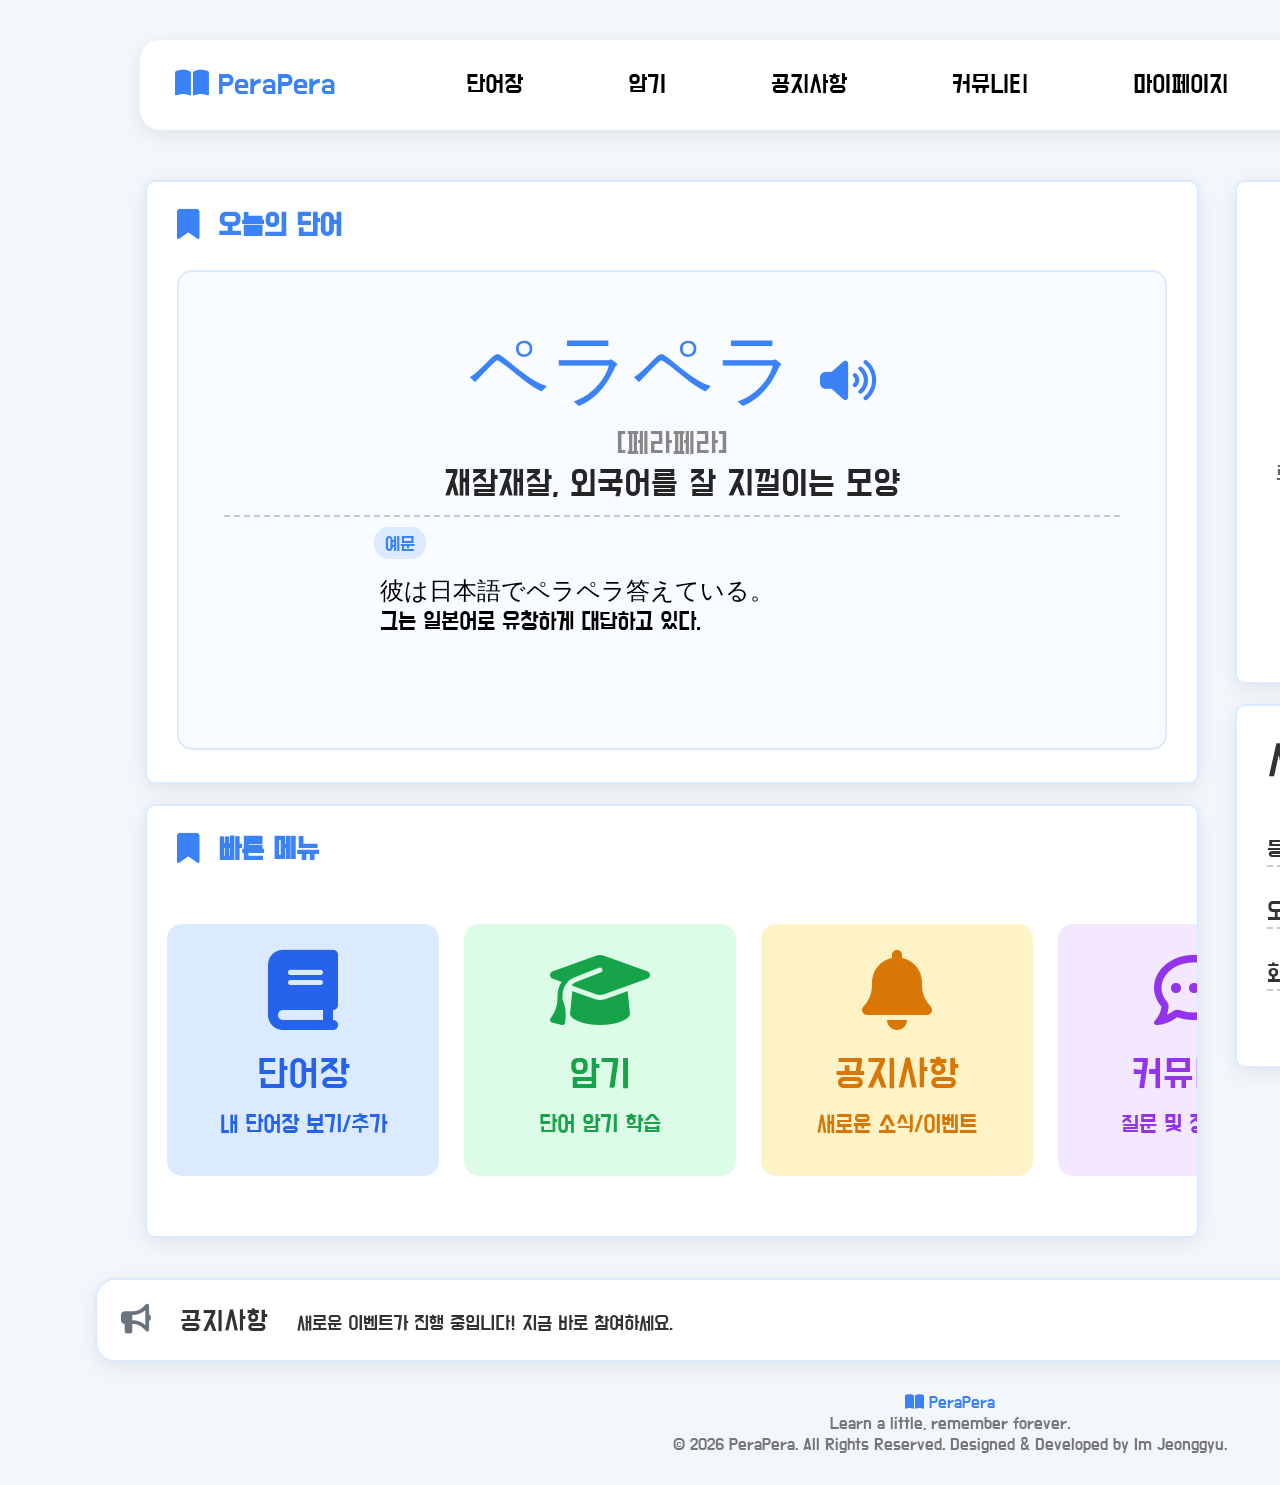
<file: src/main/webapp/index.html>
<!DOCTYPE html>
<html>
<head>
<meta charset="UTF-8">
<link rel="preconnect" href="https://fonts.googleapis.com">
<link rel="preconnect" href="https://fonts.gstatic.com" crossorigin>
<link href="https://fonts.googleapis.com/css2?family=Black+Han+Sans&family=Do+Hyeon&family=Noto+Sans+KR:wght@100..900&display=swap" rel="stylesheet">
<meta name="viewport" content="width=device-width, initial-scale=1.0">
<title>Track27 임정규</title>
<link rel="stylesheet" href="css/main/main.css">
<link rel="stylesheet" href="https://cdnjs.cloudflare.com/ajax/libs/font-awesome/6.7.2/css/all.min.css">


</head>
<body>

<div class="wrap">

<!--  -->
<header>
	<div class="logo">
	<i class="fa-solid fa-book-open"></i>
	<span>PeraPera</span>
	
	</div>
	
	<div class="headerMenu">
		<ul class="headerList">
			<li><a href="">단어장</a></li>
		    <li><a href="">암기</a></li>
		    <li><a href="notice/notice_list.html">공지사항</a></li>
		    <li><a href="">커뮤니티</a></li>
		    <li><a href="">마이페이지</a></li>
		</ul>
	</div>
	
	<div class="headerJoin">
		<a href="member/member_login.html">로그인</a> / 
		<a href="member/member_join.html">회원가입</a>
	</div>

</header>


<!-- -->


<main>
	<!--  -->
	<section class="left">
	
		<!-- 오늘의 단어 -->
		<div class="todayTango">
		
			<span class="title"><i class="fa-solid fa-bookmark"></i>&nbsp;&nbsp;오늘의 단어</span>
			<div class="todayTango_box">
				
				<p class="tango_1">ペラペラ&nbsp;<i class="fa-solid fa-volume-high"></i></p>
				<p class="tango_2">[페라페라]</p>
				<p class="tango_3">재잘재잘, 외국어를 잘 지껄이는 모양</p>
				<p class="tango_4">예문</p>
				<div class="tango_5">
					<p>
						彼は日本語でペラペラ答えている。<br>
						그는 일본어로 유창하게 대답하고 있다.
					</p>
				</div>
			</div>
			
			
		</div>
		
		<!-- 빠른 메뉴 -->
		
		<div class="fastMenu">
			<span class="title"><i class="fa-solid fa-bookmark"></i>&nbsp;&nbsp;빠른 메뉴</span>
			<div class="fastList" id="fastList">
			
				<div class="fast_1">
					<i class="fa-solid fa-book"></i>
					<p class="fast_1_1">단어장</p>
					<p class="fast_1_2">내 단어장 보기/추가</p>
					
					
				</div>
				<div class="fast_2">
					<i class="fa-solid fa-graduation-cap"></i>
					<p class="fast_2_1">암기</p>
					<p class="fast_2_2">단어 암기 학습</p>
				</div>
				<a href="notice/notice_list.html" class="fast_3">
					<i class="fa-solid fa-bell"></i>
					<p class="fast_3_1">공지사항</p>
					<p class="fast_3_2">새로운 소식/이벤트</p>
				</a>
				<div class="fast_4">
					<i class="fa-regular fa-comment-dots"></i>
					<p class="fast_4_1">커뮤니티</p>
					<p class="fast_4_2">질문 및 정보 공유</p>
				</div>
				<div class="fast_5">
					<i class="fa-regular fa-address-card"></i>
					<p class="fast_5_1">마이 페이지</p>
					<p class="fast_5_2">내 정보 및 단어장</p>
				</div>
				
				
			</div>
			
			
		</div>
		
	</section>
	
	<!--  -->
	
	<section class="right">
	
	
	<!-- 로그인 -->
		<div class="login">
			<div>
				<i class="fa-solid fa-circle-user"></i>
				<p class="login_guide">로그인이 필요합니다.</p>
				<div class="login_ment">
					<p>오늘도 한 걸음 더</p>
					<p>일본어에 가까워지세요.</p>
					<p>로그인하고 나만의 단어장과 학습 기록을 이어서 시작해보세요!</p>
				</div>
				
				<div class="login_box">
					<div class="login_box_1">
						<a href="member/member_login.html">로그인</a>
					</div>
					<div class="login_box_2">
						<a href="member/member_join.html">회원가입</a>
					</div>
				</div>
			</div>
		</div>
	
	
	<!-- 서비스 -->
		<div class="service">
			<span class="service_title">서비스 현황</span>
			<ul class="service_list">
				<li>
					<span class="service_1_1">등록 단어<p class="service_1_2">3,290개</p></span>
					
				</li>
					<span class="service_2_1">오늘 학습<p class="service_2_2">154회</p></span>
				<li>
					<span class="service_3_1">회원 수<p class="service_3_2">305명</p></span>
					
				</li>
			</ul>
		</div>
	
	</section>


</main>


<!-- footer -->


	<!-- 공지사항 -->
<footer class="footer">
	
	<div class="notice">
		<i class="fa-solid fa-bullhorn"></i>
		<p class="notice_title">공지사항</p>
		<p class="notice_content">새로운 이벤트가 진행 중입니다! 지금 바로 참여하세요.</p>
		<p class="notice_date">2026.07.01 <i class="fa-solid fa-angle-right"></i></p>
	</div>
	
	<div class="copyright">

            <div class="footer_logo">
				<i class="fa-solid fa-book-open"></i>
				<span>PeraPera</span>
			</div>
			<p>Learn a little, remember forever.</p>
			
			<p>© 2026 PeraPera. All Rights Reserved.
			Designed & Developed by Im Jeonggyu.</p>

    </div>

</footer>
</div>


<script>
const slider = document.getElementById("fastList");

let isDown = false;
let isDragging = false;
let startX;
let scrollLeft;

// 드래그 시작
slider.addEventListener("mousedown", function (e) {
    isDown = true;
    isDragging = false;

    slider.style.cursor = "grabbing";

    startX = e.pageX;
    scrollLeft = slider.scrollLeft;
});

// 드래그 종료
document.addEventListener("mouseup", function () {
    isDown = false;
    slider.style.cursor = "grab";
});

// 드래그 중
slider.addEventListener("mousemove", function (e) {

    if (!isDown) return;

    e.preventDefault();

    const walk = e.pageX - startX;

    // 5px 이상 움직이면 드래그로 인식
    if (Math.abs(walk) > 5) {
        isDragging = true;
    }

    slider.scrollLeft = scrollLeft - walk;
});

// 드래그 후 링크 클릭 방지
slider.querySelectorAll("a").forEach(function (link) {

	link.addEventListener("dragstart", function(e){
        e.preventDefault();
    });
	
    link.addEventListener("click", function (e) {

        if (isDragging) {
            e.preventDefault();
            e.stopPropagation();
            isDragging = false;
        }

    });

});
</script>
</body>
</html>
</file>
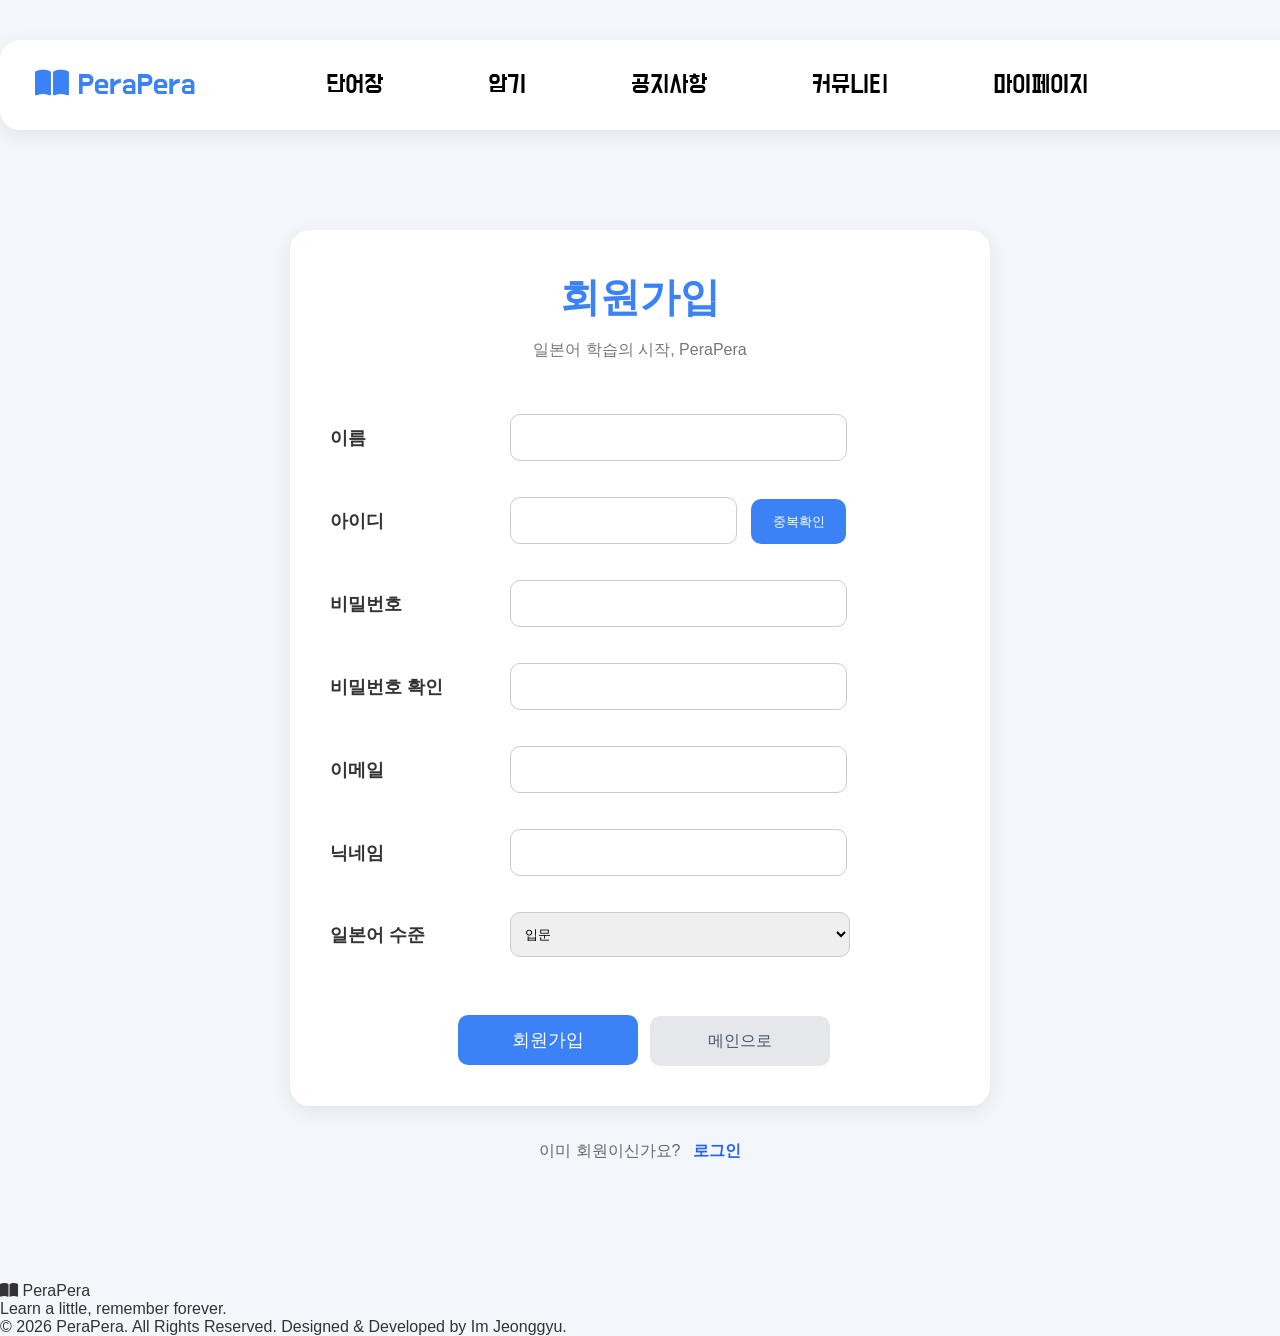
<file: src/main/webapp/member/member_join.html>
<!DOCTYPE html>
<html>
<head>
<meta charset="UTF-8">
<link rel="preconnect" href="https://fonts.googleapis.com">
<link rel="preconnect" href="https://fonts.gstatic.com" crossorigin>
<link href="https://fonts.googleapis.com/css2?family=Black+Han+Sans&family=Do+Hyeon&family=Noto+Sans+KR:wght@100..900&display=swap" rel="stylesheet">
<meta name="viewport" content="width=device-width, initial-scale=1.0">
<title>Track27 임정규 join</title>
<link rel="stylesheet" href="../css/member/member_join.css">
<link rel="stylesheet" href="https://cdnjs.cloudflare.com/ajax/libs/font-awesome/6.7.2/css/all.min.css">
</head>
<body>


<header>
	<div class="logo">
	<i class="fa-solid fa-book-open"></i>
	<a href="../index.html">PeraPera</a>
	
	</div>
	
	<div class="headerMenu">
		<ul class="headerList">
			<li><a href="">단어장</a></li>
		    <li><a href="">암기</a></li>
		    <li><a href="../notice/notice_list.html">공지사항</a></li>
		    <li><a href="">커뮤니티</a></li>
		    <li><a href="">마이페이지</a></li>
		</ul>
	</div>
	
	<div class="headerJoin">
		<a href="../index.html">메인 페이지로 돌아가기 > </a>
	</div>

</header>




<!--  -->


<main class="join-wrap">

    <div class="join-box">

        <h1>회원가입</h1>
        <p>일본어 학습의 시작, PeraPera</p>

        <form>

            <table>

                <tr>
                    <th>이름</th>
                    <td><input type="text"></td>
                </tr>

                <tr>
                    <th>아이디</th>
                    <td>

                        <input class="idInput" type="text">

                        <button type="button" class="checkBtn">
                            중복확인
                        </button>

                    </td>
                </tr>

                <tr>
                    <th>비밀번호</th>
                    <td><input type="password"></td>
                </tr>

                <tr>
                    <th>비밀번호 확인</th>
                    <td><input type="password"></td>
                </tr>

                <tr>
                    <th>이메일</th>
                    <td><input type="email"></td>
                </tr>

                <tr>
                    <th>닉네임</th>
                    <td><input type="text"></td>
                </tr>

                <tr>
                    <th>일본어 수준</th>
                    <td>

                        <select>
                            <option>입문</option>
                            <option>초급</option>
                            <option>중급</option>
                            <option>고급</option>
                        </select>

                    </td>
                </tr>

            </table>

            <div class="btnArea">

                <button class="joinBtn">
                    회원가입
                </button>
                
				 <a href="../index.html" class="homeBtn">메인으로</a>

            </div>

        </form>
    </div>

    
	    <div class="login-link">
	
	            이미 회원이신가요?
	
	            <a href="member_login.html">
	                로그인
	            </a>
	
	    </div>
	    
    
    
    

</main>


<footer>
	<div class="footerWrap">
		<div class="copyright">
	
	            <div class="footer_logo">
					<i class="fa-solid fa-book-open"></i>
					<span>PeraPera</span>
				</div>
				<p>Learn a little, remember forever.</p>
				
				<p>© 2026 PeraPera. All Rights Reserved.
				Designed & Developed by Im Jeonggyu.</p>
	
	    </div>
	</div>
	
	
	
</footer>
</body>
</html>
</file>
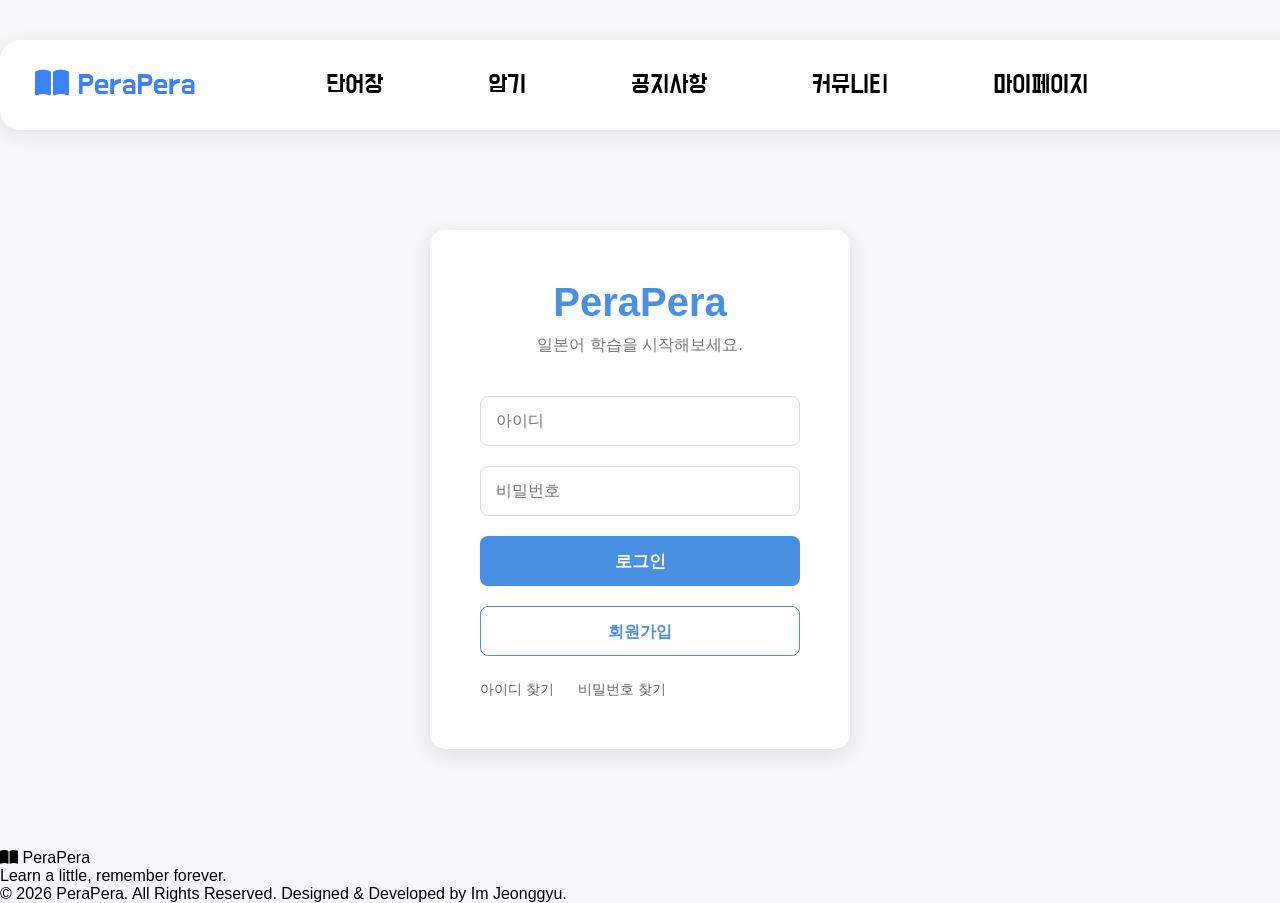
<file: src/main/webapp/member/member_login.html>
<!DOCTYPE html>
<html lang="ko">
<head>
<meta charset="UTF-8">
<link rel="preconnect" href="https://fonts.googleapis.com">
<link rel="preconnect" href="https://fonts.gstatic.com" crossorigin>
<link href="https://fonts.googleapis.com/css2?family=Black+Han+Sans&family=Do+Hyeon&family=Noto+Sans+KR:wght@100..900&display=swap" rel="stylesheet">
<title>Track 27 임정규 login</title>
<meta name="viewport" content="width=device-width, initial-scale=1.0">
<link rel="stylesheet" href="../css/member/member_login.css">
<link rel="stylesheet" href="https://cdnjs.cloudflare.com/ajax/libs/font-awesome/6.7.2/css/all.min.css">
</head>
<body>



<header>
	<div class="logo">
	<i class="fa-solid fa-book-open"></i>
	<a href="../index.html">PeraPera</a>
	
	</div>
	
	<div class="headerMenu">
		<ul class="headerList">
			<li><a href="">단어장</a></li>
		    <li><a href="">암기</a></li>
		    <li><a href="../notice/notice_list.html">공지사항</a></li>
		    <li><a href="">커뮤니티</a></li>
		    <li><a href="">마이페이지</a></li>
		</ul>
	</div>
	
	<div class="headerJoin">
		
		<a href="../index.html">메인 페이지로 돌아가기 > </a>
	</div>

</header>



<div class="login_wrap">

    <div class="login_box">

        <div class="logo_1">
            <a href="../index.html">PeraPera</a>
        </div>

        <div class="sub_title">
            일본어 학습을 시작해보세요.
        </div>

        <form>

            <div class="input_box">
                <input type="text" name="t_id" placeholder="아이디" required>
            </div>

            <div class="input_box">
                <input type="password" name="t_password" placeholder="비밀번호" required>
            </div>

            <button type="submit" class="login_btn">
                로그인
            </button>

        </form>
        <div class="join_area">
            <a href="member_join.html" class="join_btn">
                회원가입
            </a>
        </div>

        <div class="find_area">
            <a class="find_1" href="">아이디 찾기</a>
            <a class="find_2" href="">비밀번호 찾기</a>
        </div>
    </div>

</div>



<!--  -->

<footer>
	<div class="footerWrap">
		<div class="copyright">
	
	            <div class="footer_logo">
					<i class="fa-solid fa-book-open"></i>
					<span>PeraPera</span>
				</div>
				<p>Learn a little, remember forever.</p>
				
				<p>© 2026 PeraPera. All Rights Reserved.
				Designed & Developed by Im Jeonggyu.</p>
	
	    </div>
	</div>
	
	
	
</footer>





</body>
</html>
</file>
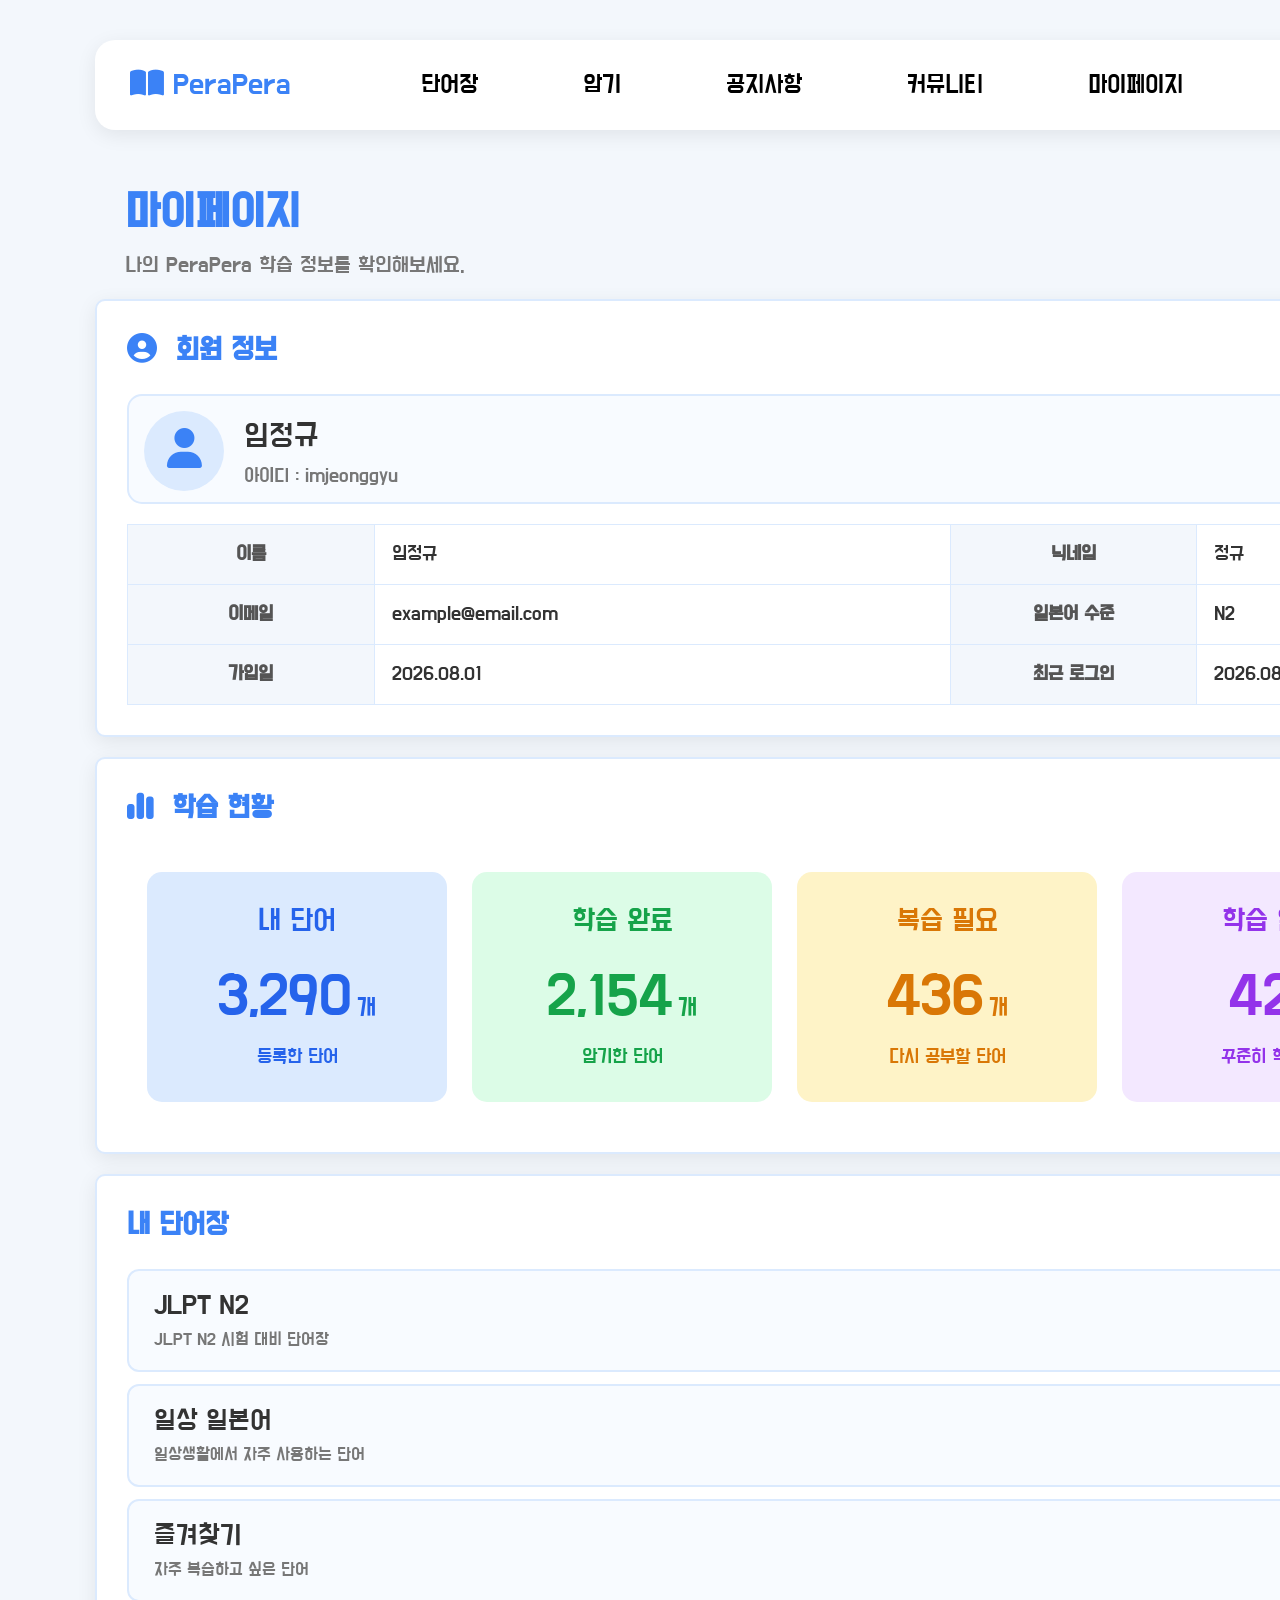
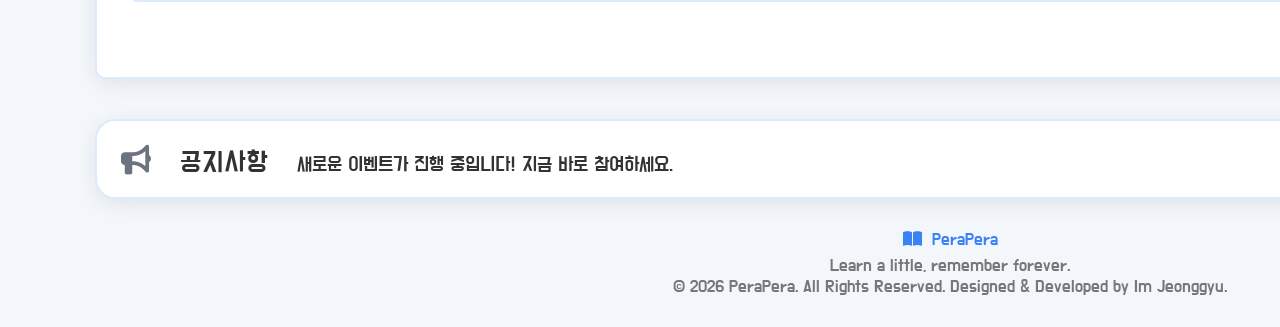
<file: src/main/webapp/member/member_mypage.html>
<!DOCTYPE html>
<html lang="ko">
<head>
<meta charset="UTF-8">

<link rel="preconnect" href="https://fonts.googleapis.com">
<link rel="preconnect" href="https://fonts.gstatic.com" crossorigin>

<link href="https://fonts.googleapis.com/css2?family=Black+Han+Sans&family=Do+Hyeon&family=Noto+Sans+KR:wght@100..900&display=swap" rel="stylesheet">

<meta name="viewport" content="width=device-width, initial-scale=1.0">

<title>PeraPera - 마이페이지</title>

<link rel="stylesheet"
      href="../css/member/member_mypage.css">

<link rel="stylesheet"
      href="https://cdnjs.cloudflare.com/ajax/libs/font-awesome/6.7.2/css/all.min.css">

</head>

<body>

<div class="wrap">

<!-- ==================== HEADER ==================== -->

<header>

    <div class="logo">
        <i class="fa-solid fa-book-open"></i>
        <a href="../index.html">PeraPera</a>
    </div>

    <div class="headerMenu">
        <ul class="headerList">

            <li>
                <a href="">단어장</a>
            </li>

            <li>
                <a href="">암기</a>
            </li>

            <li>
                <a href="../notice/notice_list.html">공지사항</a>
            </li>

            <li>
                <a href="">커뮤니티</a>
            </li>

            <li>
                <a href="member_mypage.html">마이페이지</a>
            </li>

        </ul>
    </div>

    <div class="headerJoin">

        <a href="">임정규님.</a>
        <a href="">Myinfo</a>
        <a href="">Logout</a>

    </div>

</header>


<!-- ==================== MAIN ==================== -->

<main>

    <!-- 페이지 제목 -->

    <div class="page_head">

        <h1>마이페이지</h1>

        <p>
            나의 PeraPera 학습 정보를 확인해보세요.
        </p>

    </div>


    <!-- ==================== 회원 정보 ==================== -->

    <section class="member_info">

        <div class="section_title">

            <i class="fa-solid fa-circle-user"></i>

            회원 정보

        </div>


        <div class="member_profile">

            <div class="profile_icon">

                <i class="fa-solid fa-user"></i>

            </div>


            <div class="profile_text">

                <p class="member_name">
                    임정규
                </p>

                <p class="member_id">
                    아이디 : imjeonggyu
                </p>

            </div>


            <div class="profile_button">

                <a href="">
                    회원정보 수정
                </a>

            </div>

        </div>


        <table class="member_table">

            <tr>

                <th>이름</th>

                <td>
                    임정규
                </td>

                <th>닉네임</th>

                <td>
                    정규
                </td>

            </tr>


            <tr>

                <th>이메일</th>

                <td>
                    example@email.com
                </td>

                <th>일본어 수준</th>

                <td>
                    N2
                </td>

            </tr>


            <tr>

                <th>가입일</th>

                <td>
                    2026.08.01
                </td>

                <th>최근 로그인</th>

                <td>
                    2026.08.17
                </td>

            </tr>

        </table>

    </section>



    <!-- ==================== 학습 현황 ==================== -->

    <section class="study_status">

        <div class="section_title">

            <i class="fa-solid fa-chart-simple"></i>

            학습 현황

        </div>


        <div class="status_list" id="statusList">


            <!-- 카드 1 -->

            <div class="status_box status_blue">

                <p class="status_title">
                    내 단어
                </p>

                <p class="status_number">
                    3,290<span>개</span>
                </p>

                <p class="status_text">
                    등록한 단어
                </p>

            </div>


            <!-- 카드 2 -->

            <div class="status_box status_green">

                <p class="status_title">
                    학습 완료
                </p>

                <p class="status_number">
                    2,154<span>개</span>
                </p>

                <p class="status_text">
                    암기한 단어
                </p>

            </div>


            <!-- 카드 3 -->

            <div class="status_box status_orange">

                <p class="status_title">
                    복습 필요
                </p>

                <p class="status_number">
                    436<span>개</span>
                </p>

                <p class="status_text">
                    다시 공부할 단어
                </p>

            </div>


            <!-- 카드 4 -->

            <div class="status_box status_purple">

                <p class="status_title">
                    학습 일수
                </p>

                <p class="status_number">
                    42<span>일</span>
                </p>

                <p class="status_text">
                    꾸준히 학습 중
                </p>

            </div>


            <!-- 카드 5 -->

            <div class="status_box status_pink">

                <p class="status_title">
                    오늘 학습
                </p>

                <p class="status_number">
                    154<span>회</span>
                </p>

                <p class="status_text">
                    오늘 학습 횟수
                </p>

            </div>


        </div>

    </section>



    <!-- ==================== 내 단어장 ==================== -->

    <section class="my_wordbook">

        <div class="section_title">

            내 단어장

        </div>


        <div class="wordbook_list">


            <!-- 단어장 1 -->

            <div class="wordbook_box">

                <div class="wordbook_info">

                    <p class="wordbook_title">
                        JLPT N2
                    </p>

                    <p class="wordbook_desc">
                        JLPT N2 시험 대비 단어장
                    </p>

                </div>


                <div class="wordbook_count">

                    <span>842</span>개

                </div>

            </div>


            <!-- 단어장 2 -->

            <div class="wordbook_box">

                <div class="wordbook_info">

                    <p class="wordbook_title">
                        일상 일본어
                    </p>

                    <p class="wordbook_desc">
                        일상생활에서 자주 사용하는 단어
                    </p>

                </div>


                <div class="wordbook_count">

                    <span>516</span>개

                </div>

            </div>


            <!-- 단어장 3 -->

            <div class="wordbook_box">

                <div class="wordbook_info">

                    <p class="wordbook_title">
                        즐겨찾기
                    </p>

                    <p class="wordbook_desc">
                        자주 복습하고 싶은 단어
                    </p>

                </div>


                <div class="wordbook_count">

                    <span>128</span>개

                </div>

            </div>


        </div>


        <div class="wordbook_more">

            <a href="">

                내 단어장 전체 보기

                <i class="fa-solid fa-angle-right"></i>

            </a>

        </div>

    </section>


</main>



<!-- ==================== FOOTER ==================== -->

<footer class="footer">


    <!-- 공지사항 -->

    <div class="notice">

        <i class="fa-solid fa-bullhorn"></i>

        <p class="notice_title">
            공지사항
        </p>

        <p class="notice_content">
            새로운 이벤트가 진행 중입니다!
            지금 바로 참여하세요.
        </p>

        <p class="notice_date">

            2026.07.01

            <i class="fa-solid fa-angle-right"></i>

        </p>

    </div>


    <!-- Copyright -->

    <div class="copyright">

        <div class="footer_logo">

            <i class="fa-solid fa-book-open"></i>

            <span>
                PeraPera
            </span>

        </div>


        <p>
            Learn a little, remember forever.
        </p>


        <p>
            © 2026 PeraPera. All Rights Reserved.
            Designed & Developed by Im Jeonggyu.
        </p>

    </div>


</footer>


</div>



<!-- ==================== DRAG SCRIPT ==================== -->

<script>

const statusSlider =
    document.getElementById("statusList");

let isDown = false;

let isDragging = false;

let startX;

let scrollLeft;


/* 마우스 누르기 */

statusSlider.addEventListener("mousedown", function(e){

    isDown = true;

    isDragging = false;

    statusSlider.style.cursor = "grabbing";

    startX = e.pageX;

    scrollLeft = statusSlider.scrollLeft;

});


/* 마우스 떼기 */

document.addEventListener("mouseup", function(){

    isDown = false;

    statusSlider.style.cursor = "grab";

});


/* 마우스 이동 */

statusSlider.addEventListener("mousemove", function(e){

    if(!isDown) return;

    e.preventDefault();

    const walk = e.pageX - startX;


    if(Math.abs(walk) > 5){

        isDragging = true;

    }


    statusSlider.scrollLeft =
        scrollLeft - walk;

});


</script>


</body>
</html>
</file>
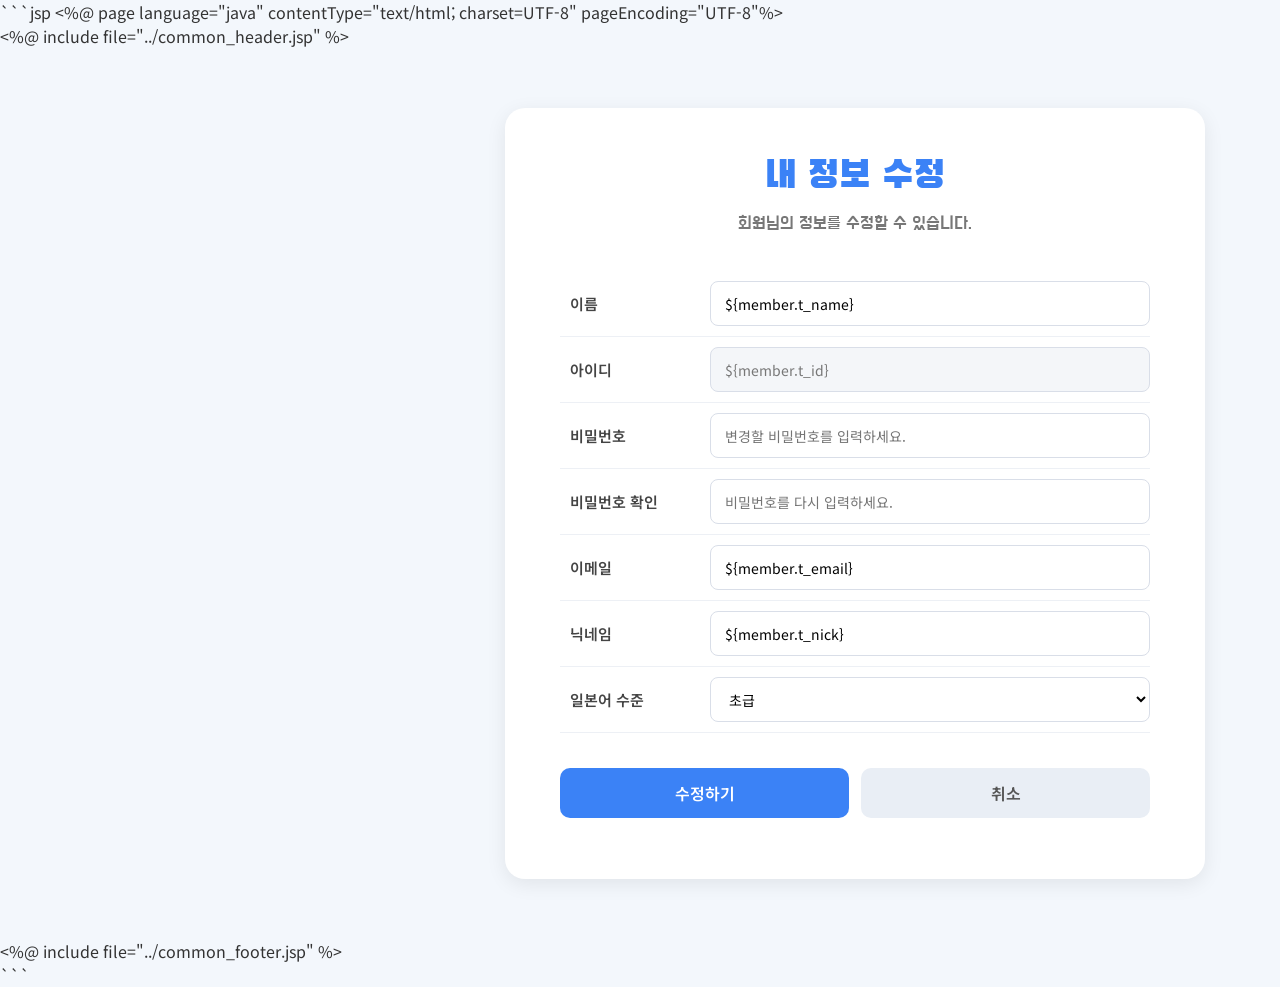
<file: src/main/webapp/member/member_update.html>
```jsp
<%@ page language="java" contentType="text/html; charset=UTF-8"
    pageEncoding="UTF-8"%>

<!DOCTYPE html>
<html lang="ko">
<head>
<meta charset="UTF-8">

<link rel="preconnect" href="https://fonts.googleapis.com">
<link rel="preconnect" href="https://fonts.gstatic.com" crossorigin>

<link href="https://fonts.googleapis.com/css2?family=Black+Han+Sans&family=Do+Hyeon&family=Noto+Sans+KR:wght@100..900&display=swap" rel="stylesheet">

<link rel="stylesheet" href="../css/member/member_update.css">

<title>PeraPera - 내 정보 수정</title>
</head>

<body>

<div class="wrap">

    <!-- 헤더 -->
    <%@ include file="../common_header.jsp" %>


    <main>

        <div class="update-box">

            <h1>내 정보 수정</h1>
            <p>회원님의 정보를 수정할 수 있습니다.</p>


            <form name="mem" method="post" action="MemberUpdate">

                <table>

                    <!-- 이름 -->
                    <tr>
                        <th>이름</th>
                        <td>
                            <input type="text"
                                   name="t_name"
                                   value="${member.t_name}">
                        </td>
                    </tr>


                    <!-- 아이디 -->
                    <tr>
                        <th>아이디</th>
                        <td>
                            <input type="text"
                                   name="t_id"
                                   value="${member.t_id}"
                                   readonly>
                        </td>
                    </tr>


                    <!-- 비밀번호 -->
                    <tr>
                        <th>비밀번호</th>
                        <td>
                            <input type="password"
                                   name="t_pw"
                                   placeholder="변경할 비밀번호를 입력하세요.">
                        </td>
                    </tr>


                    <!-- 비밀번호 확인 -->
                    <tr>
                        <th>비밀번호 확인</th>
                        <td>
                            <input type="password"
                                   name="t_pw_check"
                                   placeholder="비밀번호를 다시 입력하세요.">
                        </td>
                    </tr>


                    <!-- 이메일 -->
                    <tr>
                        <th>이메일</th>
                        <td>
                            <input type="email"
                                   name="t_email"
                                   value="${member.t_email}">
                        </td>
                    </tr>


                    <!-- 닉네임 -->
                    <tr>
                        <th>닉네임</th>
                        <td>
                            <input type="text"
                                   name="t_nick"
                                   value="${member.t_nick}">
                        </td>
                    </tr>


                    <!-- 일본어 수준 -->
                    <tr>
                        <th>일본어 수준</th>
                        <td>

                            <select name="t_level">

                                <option value="초급"
                                    ${member.t_level == '초급' ? 'selected' : ''}>
                                    초급
                                </option>

                                <option value="중급"
                                    ${member.t_level == '중급' ? 'selected' : ''}>
                                    중급
                                </option>

                                <option value="고급"
                                    ${member.t_level == '고급' ? 'selected' : ''}>
                                    고급
                                </option>

                            </select>

                        </td>
                    </tr>

                </table>


                <div class="button-area">

                    <button type="submit" class="update-btn">
                        수정하기
                    </button>

                    <button type="button"
                            class="cancel-btn"
                            onclick="location.href='../index.jsp'">
                        취소
                    </button>

                </div>

            </form>

        </div>

    </main>


    <!-- 터 -->
    <%@ include file="../common_footer.jsp" %>

</div>

</body>
</html>
```
</file>
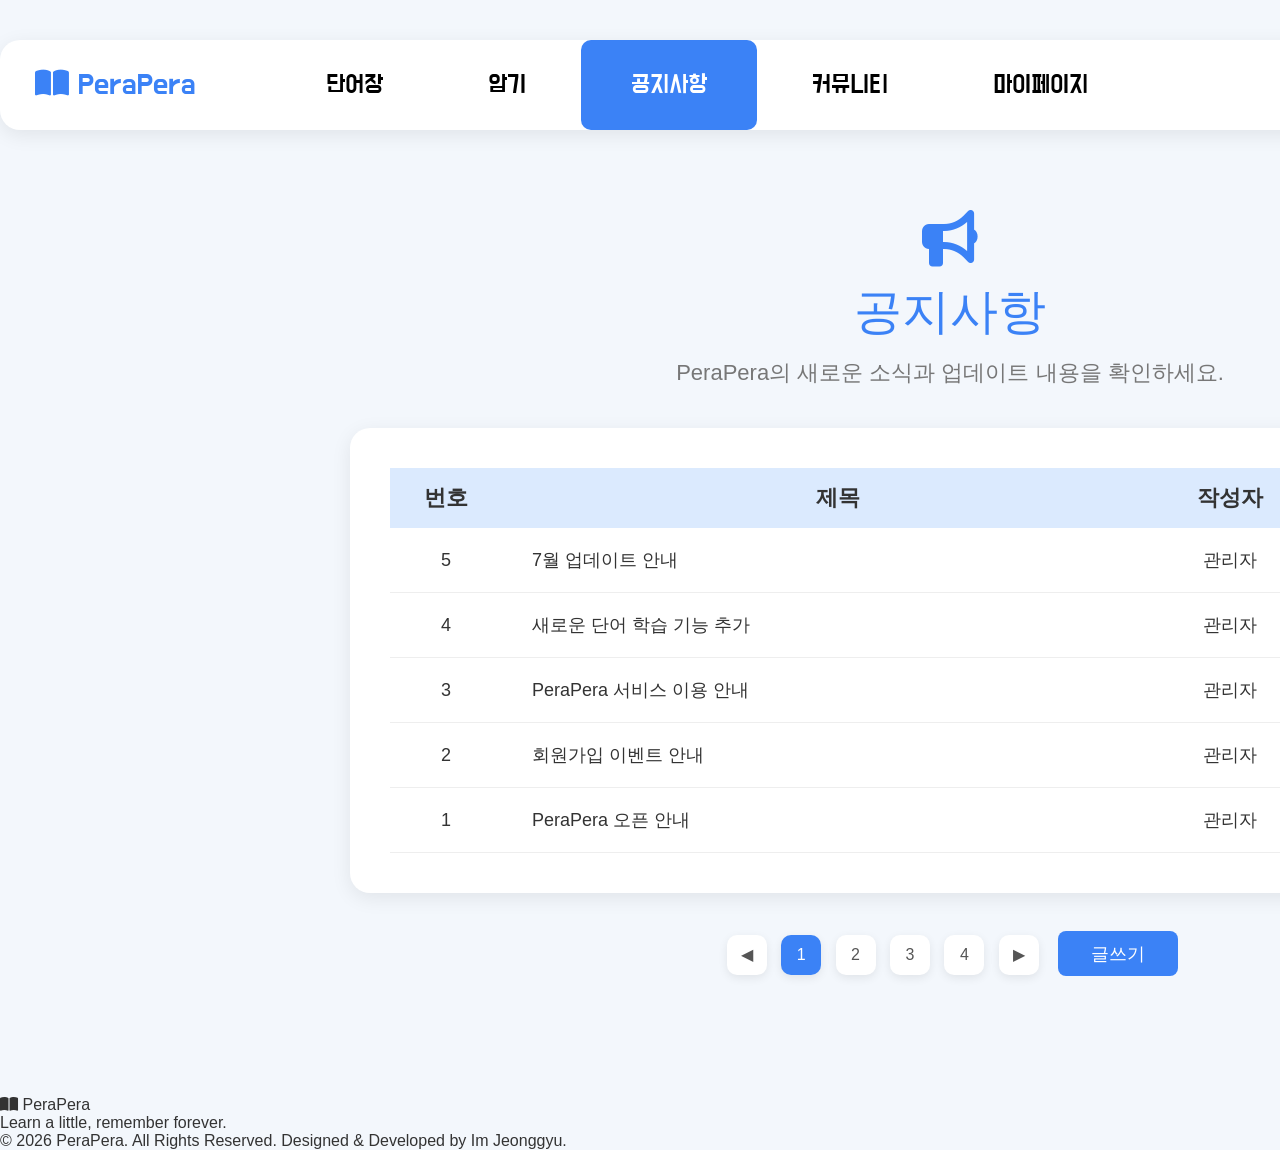
<file: src/main/webapp/notice/notice_list.html>
<!DOCTYPE html>
<html>
<head>
<meta charset="UTF-8">
<link rel="preconnect" href="https://fonts.googleapis.com">
<link rel="preconnect" href="https://fonts.gstatic.com" crossorigin>
<link href="https://fonts.googleapis.com/css2?family=Black+Han+Sans&family=Do+Hyeon&family=Noto+Sans+KR:wght@100..900&display=swap" rel="stylesheet">
<meta name="viewport" content="width=device-width, initial-scale=1.0">
<title>Track27 임정규 notice</title>
<link rel="stylesheet" href="../css/notice/notice_list.css">
<link rel="stylesheet" href="https://cdnjs.cloudflare.com/ajax/libs/font-awesome/6.7.2/css/all.min.css">

</head>
<body>


<header>

	<div class="logo">
		<i class="fa-solid fa-book-open"></i>
		<a href="../index.html">PeraPera</a>
	</div>


	<div class="headerMenu">

		<ul class="headerList">

			<li><a href="">단어장</a></li>
			<li><a href="">암기</a></li>
			<li><a href="" class="active">공지사항</a></li>
			<li><a href="">커뮤니티</a></li>
			<li><a href="">마이페이지</a></li>

		</ul>

	</div>


	<div class="headerJoin">

		<a href="../member/member_login.html">로그인</a> /
		<a href="../member/member_join.html">회원가입</a>

	</div>


</header>


<!--  -->


<div class="notice_wrap">
	
	<div class="notice_title">
		<i class="fa-solid fa-bullhorn"></i>
		<p class="notice_span_1">공지사항</p>
		<p class="notice_span_2">PeraPera의 새로운 소식과 업데이트 내용을 확인하세요.</p>
	</div>
	
	
	<div class="notice_lis">
	
	<table>
		<colgroup>
			<col width="10%">
			<col width="*%">
			<col width="10%">
			<col width="10%">
			<col width="10%">
		</colgroup>
	
		<thead>
			<tr class="thead_title">
				<th>번호</th>
				<th>제목</th>
				<th>작성자</th>
				<th>작성일</th>
				<th>조회수</th>
			</tr>
	
		</thead>
		
		<tbody>
			<tr>
				<td>5</td>
					<td class="subject">
						<a href="notice_view.html">
							7월 업데이트 안내
						</a>
					</td>
					<td>관리자</td>
					<td>2026.07.30</td>
					<td>152</td>

				</tr>
				
				<tr>
					<td>4</td>
					<td class="subject">
						<a href="notice_view.html">
							새로운 단어 학습 기능 추가
						</a>
					</td>
					<td>관리자</td>
					<td>2026.07.20</td>
					<td>98</td>
				</tr>

				<tr>
					<td>3</td>
					<td class="subject">
						<a href="notice_view.html">
							PeraPera 서비스 이용 안내
						</a>
					</td>
					<td>관리자</td>
					<td>2026.07.10</td>
					<td>76</td>
				</tr>

				<tr>
					<td>2</td>
					<td class="subject">
						<a href="notice_view.html">
							회원가입 이벤트 안내
						</a>
					</td>
					<td>관리자</td>
					<td>2026.07.05</td>
					<td>55</td>
				</tr>

				<tr>
					<td>1</td>
					<td class="subject">
						<a href="notice_view.html">
							PeraPera 오픈 안내
						</a>
					</td>
					<td>관리자</td>
					<td>2026.07.01</td>
					<td>120</td>
				</tr>
		</tbody>
		
	</table>
	
	</div>
	
	<!-- page -->
	
		<div class="paging">
	
			<a href="">◀</a>
	
			<a href="" class="active">1</a>
	
			<a href="">2</a>
	
			<a href="">3</a>
	
			<a href="">4</a>
	
			<a href="">▶</a>
			
			<input type="button" onclick="location.href='notice_write.html'" value="글쓰기" class="notice_write">
		</div>
	
	
	
	<footer>
	<div class="footerWrap">
		<div class="copyright">
	
	            <div class="footer_logo">
					<i class="fa-solid fa-book-open"></i>
					<span>PeraPera</span>
				</div>
				<p>Learn a little, remember forever.</p>
				
				<p>© 2026 PeraPera. All Rights Reserved.
				Designed & Developed by Im Jeonggyu.</p>
	
	    </div>
	</div>
	
	
	
</footer>
	
	
	


</div>






</body>
</html>
</file>
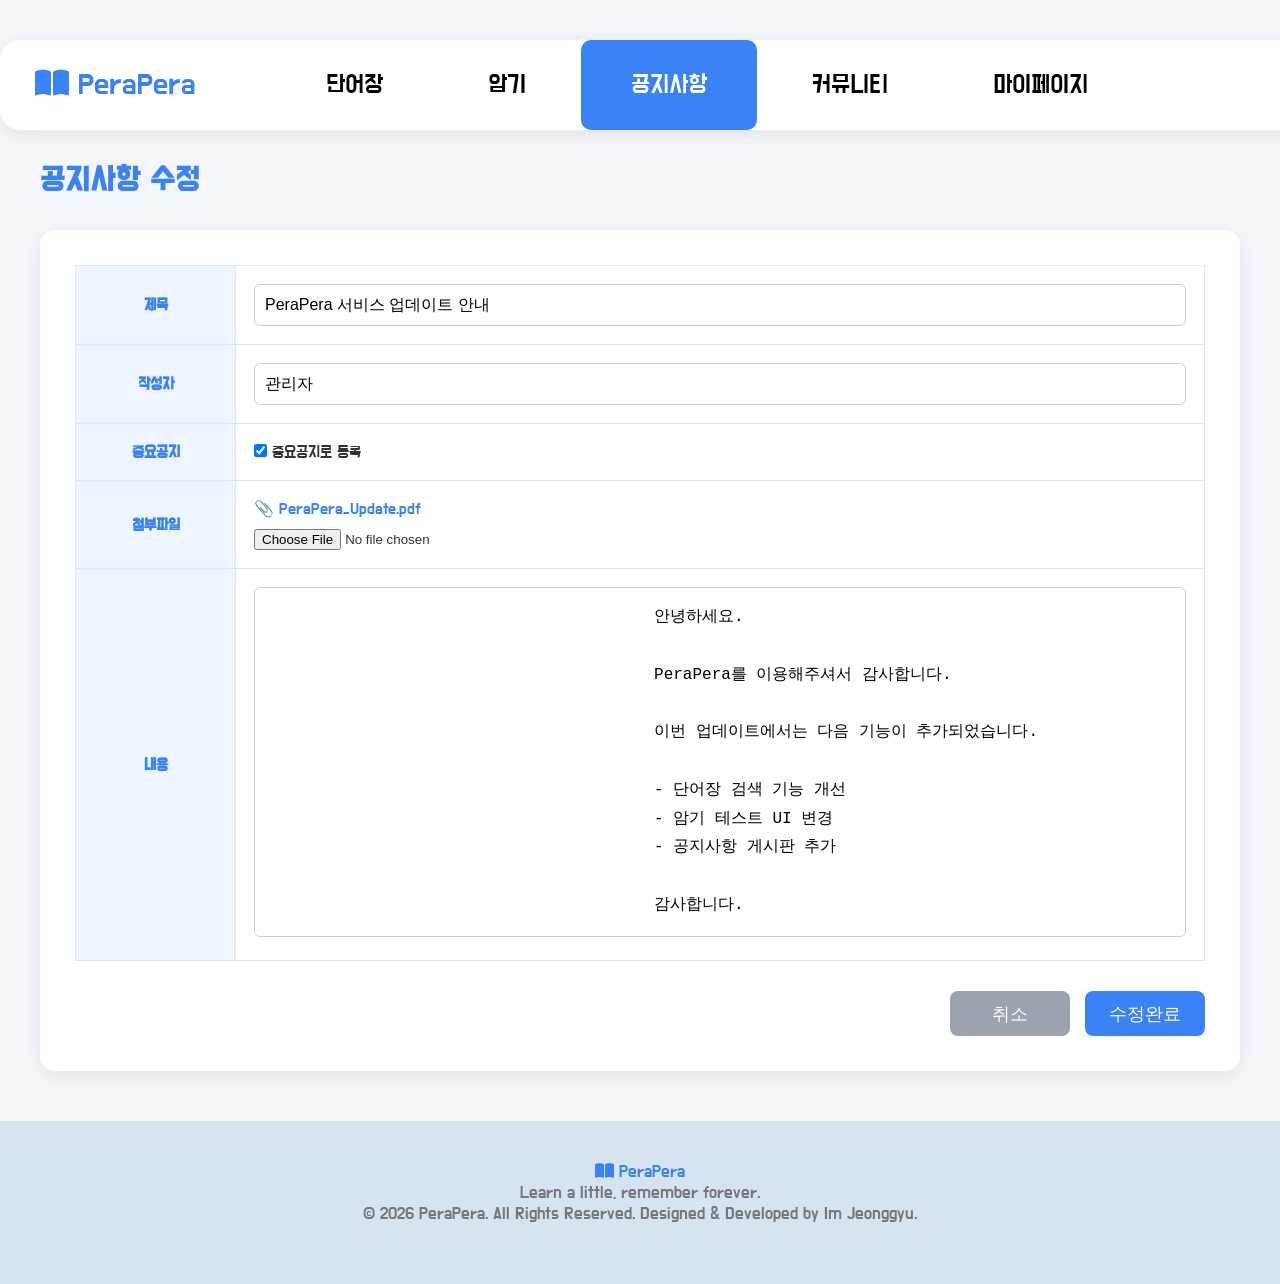
<file: src/main/webapp/notice/notice_update.html>
<!DOCTYPE html>
<html>
<head>
<meta charset="UTF-8">
<link rel="preconnect" href="https://fonts.googleapis.com">
<link rel="preconnect" href="https://fonts.gstatic.com" crossorigin>
<link href="https://fonts.googleapis.com/css2?family=Black+Han+Sans&family=Do+Hyeon&family=Noto+Sans+KR:wght@100..900&display=swap" rel="stylesheet">
<meta name="viewport" content="width=device-width, initial-scale=1.0">
<title>Track27 임정규 notice_write</title>
<link rel="stylesheet" href="../css/notice/notice_update.css">
<link rel="stylesheet" href="https://cdnjs.cloudflare.com/ajax/libs/font-awesome/6.7.2/css/all.min.css">

</head>
<body>


<header>

	<div class="logo">
		<i class="fa-solid fa-book-open"></i>
		<a href="../index.html">PeraPera</a>
	</div>


	<div class="headerMenu">

		<ul class="headerList">

			<li><a href="">단어장</a></li>
			<li><a href="">암기</a></li>
			<li><a href="" class="active">공지사항</a></li>
			<li><a href="">커뮤니티</a></li>
			<li><a href="">마이페이지</a></li>

		</ul>

	</div>


	<div class="headerJoin">

		<a href="../member/member_login.html">로그인</a> /
		<a href="../member/member_join.html">회원가입</a>

	</div>


</header>


<!--  -->


<body>
<div class="wrap">

    <h1>공지사항 수정</h1>

    <div class="update_box">

        <table>

            <tr>
                <th>제목</th>
                <td>
                    <input type="text" value="PeraPera 서비스 업데이트 안내">
                </td>
            </tr>

            <tr>
                <th>작성자</th>
                <td>
                    <input type="text" value="관리자" readonly>
                </td>
            </tr>

            <tr>
                <th>중요공지</th>
                <td>
                    <label>
                        <input type="checkbox" checked>
                        중요공지로 등록
                    </label>
                </td>
            </tr>

            <tr>
                <th>첨부파일</th>
                <td>

                    <div class="file_box">

                        <span>📎 PeraPera_Update.pdf</span>

                        <input type="file">

                    </div>

                </td>
            </tr>

            <tr>
                <th>내용</th>

                <td>

					<textarea>
					안녕하세요.
					
					PeraPera를 이용해주셔서 감사합니다.
					
					이번 업데이트에서는 다음 기능이 추가되었습니다.
					
					- 단어장 검색 기능 개선
					- 암기 테스트 UI 변경
					- 공지사항 게시판 추가
					
					감사합니다.
					</textarea>

                </td>
            </tr>

        </table>

        <div class="btn_box">

            <input type="button" value="취소" class="cancel_btn" onclick="location.href='notice_view.html'">
	
            <input type="submit" value="수정완료" class="update_btn">

        </div>

    </div>

</div>




<!--  -->

<footer>
	<div class="footerWrap">
		<div class="copyright">
	
	            <div class="footer_logo">
					<i class="fa-solid fa-book-open"></i>
					<span>PeraPera</span>
				</div>
				<p>Learn a little, remember forever.</p>
				
				<p>© 2026 PeraPera. All Rights Reserved.
				Designed & Developed by Im Jeonggyu.</p>
	
	    </div>
	</div>
	
	
	
</footer>






</body>
</html>
</file>
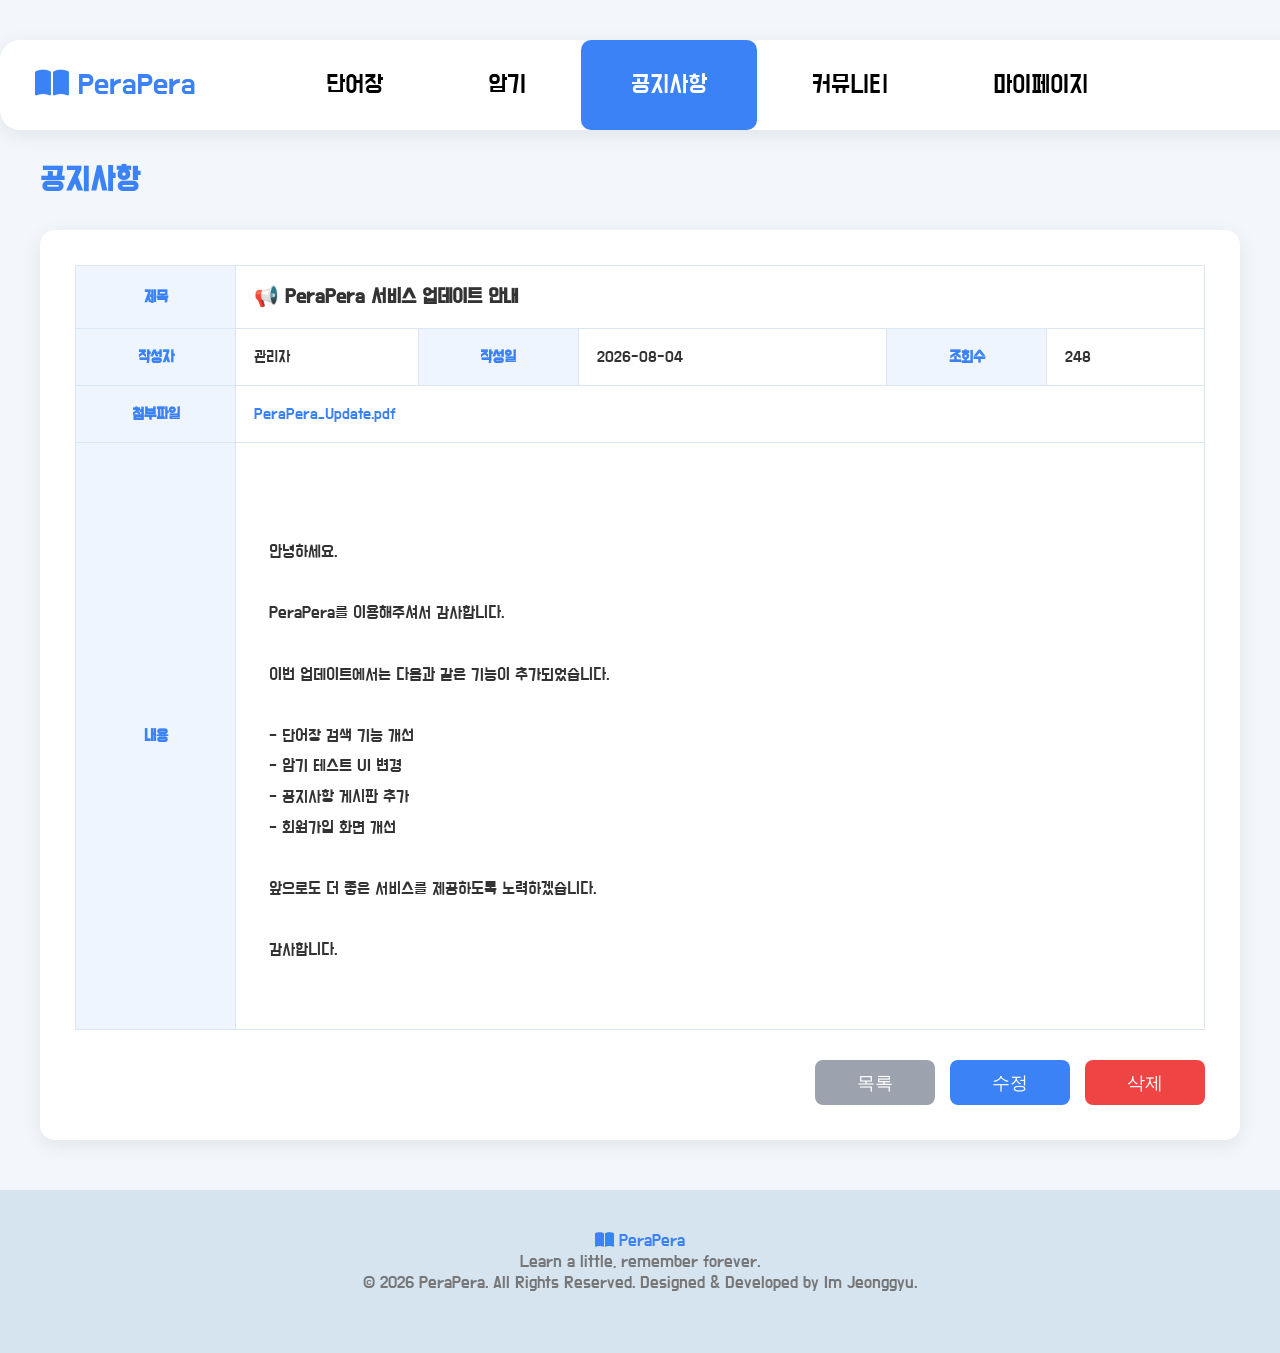
<file: src/main/webapp/notice/notice_view.html>
<!DOCTYPE html>
<html>
<head>
<meta charset="UTF-8">
<link rel="preconnect" href="https://fonts.googleapis.com">
<link rel="preconnect" href="https://fonts.gstatic.com" crossorigin>
<link href="https://fonts.googleapis.com/css2?family=Black+Han+Sans&family=Do+Hyeon&family=Noto+Sans+KR:wght@100..900&display=swap" rel="stylesheet">
<meta name="viewport" content="width=device-width, initial-scale=1.0">
<title>Track27 임정규 notice_write</title>
<link rel="stylesheet" href="../css/notice/notice_view.css">
<link rel="stylesheet" href="https://cdnjs.cloudflare.com/ajax/libs/font-awesome/6.7.2/css/all.min.css">

</head>
<body>


<header>

	<div class="logo">
		<i class="fa-solid fa-book-open"></i>
		<a href="../index.html">PeraPera</a>
	</div>


	<div class="headerMenu">

		<ul class="headerList">

			<li><a href="">단어장</a></li>
			<li><a href="">암기</a></li>
			<li><a href="" class="active">공지사항</a></li>
			<li><a href="">커뮤니티</a></li>
			<li><a href="">마이페이지</a></li>

		</ul>

	</div>


	<div class="headerJoin">

		<a href="../member/member_login.html">로그인</a> /
		<a href="../member/member_join.html">회원가입</a>

	</div>


</header>


<!--  -->


<div class="wrap">

    <h1>공지사항</h1>

    <div class="view_box">

        <table>

            <tr>
                <th>제목</th>
                <td colspan="5">📢 PeraPera 서비스 업데이트 안내</td>
            </tr>

            <tr>
                <th>작성자</th>
                <td>관리자</td>

                <th>작성일</th>
                <td>2026-08-04</td>

                <th>조회수</th>
                <td>248</td>
            </tr>

            <tr>
                <th>첨부파일</th>
                <td colspan="5">
                    <a href="#">PeraPera_Update.pdf</a>
                </td>
            </tr>

            <tr>
                <th>내용</th>

                <td colspan="5">

                    <div class="content_box">

						안녕하세요.
						
						PeraPera를 이용해주셔서 감사합니다.
						
						이번 업데이트에서는 다음과 같은 기능이 추가되었습니다.
						
						- 단어장 검색 기능 개선
						- 암기 테스트 UI 변경
						- 공지사항 게시판 추가
						- 회원가입 화면 개선
						
						앞으로도 더 좋은 서비스를 제공하도록 노력하겠습니다.
						
						감사합니다.

                    </div>

                </td>
            </tr>

        </table>

        <div class="btn_box">

            <input type="button" value="목록" class="list_btn" onclick="location.href='notice_list.html'">

            <input type="button" value="수정" class="edit_btn" onclick="location.href='notice_update.html'">

            <input type="button" value="삭제" class="delete_btn">

        </div>

    </div>

</div>






<!--  -->

<footer>
	<div class="footerWrap">
		<div class="copyright">
	
	            <div class="footer_logo">
					<i class="fa-solid fa-book-open"></i>
					<span>PeraPera</span>
				</div>
				<p>Learn a little, remember forever.</p>
				
				<p>© 2026 PeraPera. All Rights Reserved.
				Designed & Developed by Im Jeonggyu.</p>
	
	    </div>
	</div>
	
	
	
</footer>






</body>
</html>
</file>
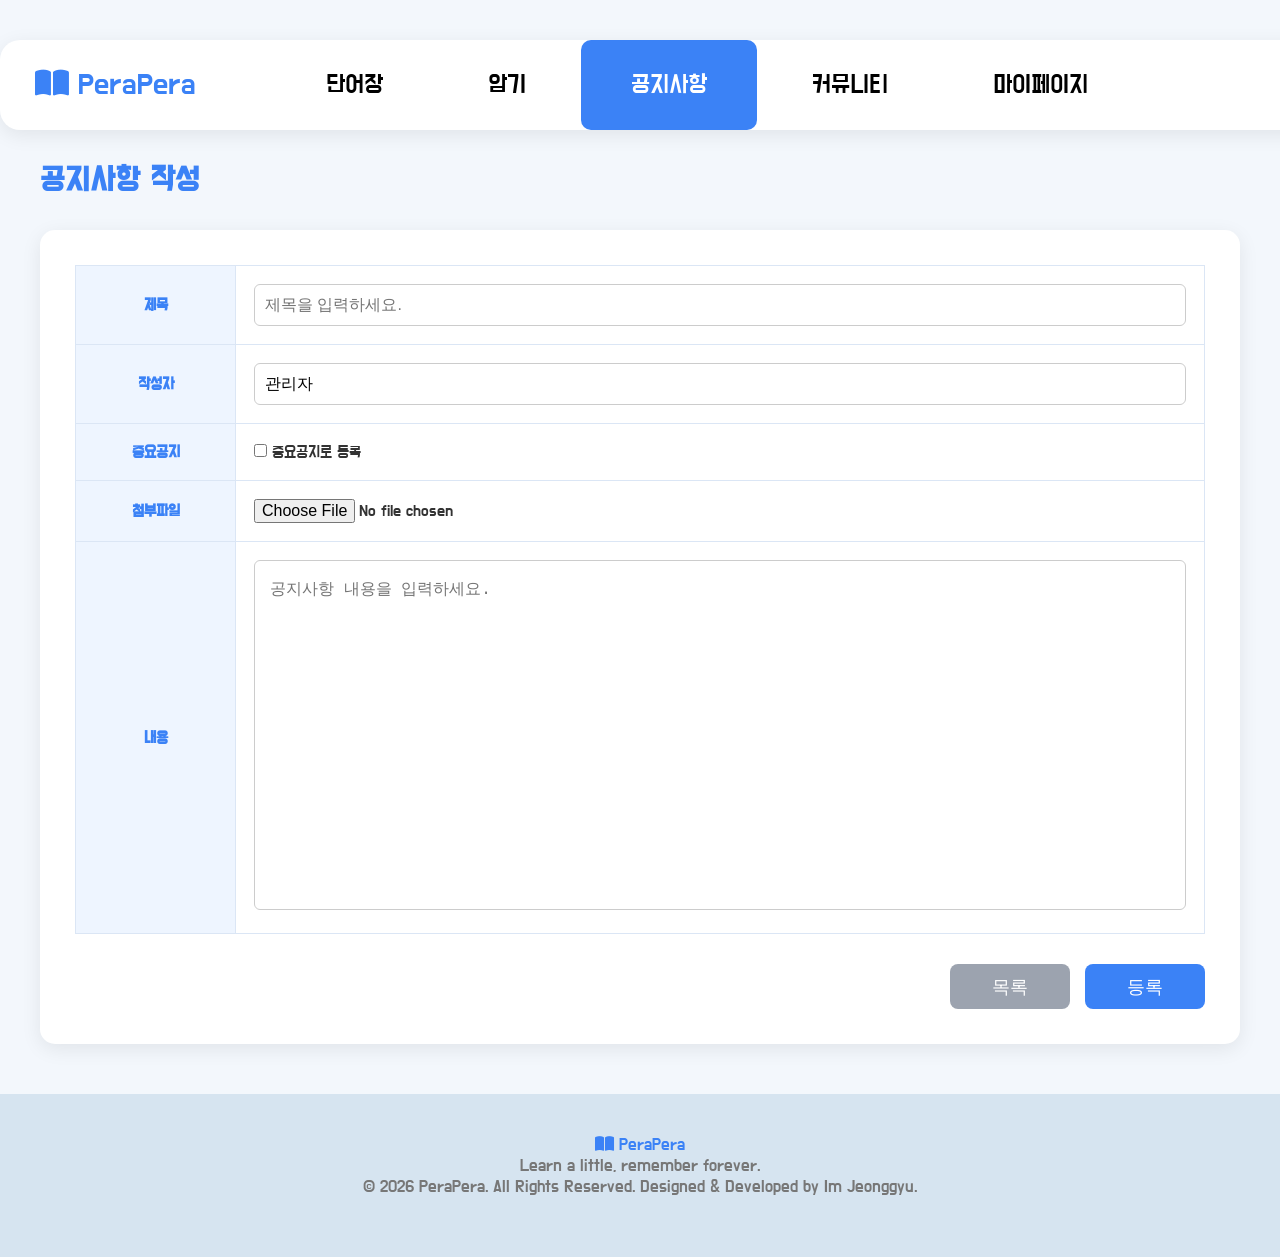
<file: src/main/webapp/notice/notice_write.html>
<!DOCTYPE html>
<html>
<head>
<meta charset="UTF-8">
<link rel="preconnect" href="https://fonts.googleapis.com">
<link rel="preconnect" href="https://fonts.gstatic.com" crossorigin>
<link href="https://fonts.googleapis.com/css2?family=Black+Han+Sans&family=Do+Hyeon&family=Noto+Sans+KR:wght@100..900&display=swap" rel="stylesheet">
<meta name="viewport" content="width=device-width, initial-scale=1.0">
<title>Track27 임정규 notice_write</title>
<link rel="stylesheet" href="../css/notice/notice_write.css">
<link rel="stylesheet" href="https://cdnjs.cloudflare.com/ajax/libs/font-awesome/6.7.2/css/all.min.css">

</head>
<body>


<header>

	<div class="logo">
		<i class="fa-solid fa-book-open"></i>
		<a href="../index.html">PeraPera</a>
	</div>


	<div class="headerMenu">

		<ul class="headerList">

			<li><a href="">단어장</a></li>
			<li><a href="">암기</a></li>
			<li><a href="" class="active">공지사항</a></li>
			<li><a href="">커뮤니티</a></li>
			<li><a href="">마이페이지</a></li>

		</ul>

	</div>


	<div class="headerJoin">

		<a href="../member/member_login.html">로그인</a> /
		<a href="../member/member_join.html">회원가입</a>

	</div>


</header>


<!--  -->


<body>

<div class="wrap">

    <h1>공지사항 작성</h1>

    <div class="write_box">

        <table>
            <tr>
                <th>제목</th>
                <td>
                    <input type="text" placeholder="제목을 입력하세요.">
                </td>
            </tr>

            <tr>
                <th>작성자</th>
                <td>
                    <input type="text" value="관리자" readonly>
                </td>
            </tr>

            <tr>
                <th>중요공지</th>
                <td>
                    <label><input type="checkbox"> 중요공지로 등록</label>
                </td>
            </tr>

            <tr>
                <th>첨부파일</th>
                <td>
                    <input type="file">
                </td>
            </tr>

            <tr>
                <th>내용</th>
                <td>
                    <textarea placeholder="공지사항 내용을 입력하세요."></textarea>
                </td>
            </tr>

        </table>

        <div class="btn_box">

            <input type="button" value="목록" class="list_btn" onclick="location.href='notice_list.html'">

            <input type="submit" value="등록" class="write_btn">

        </div>

    </div>

</div>




<!--  -->

<footer>
	<div class="footerWrap">
		<div class="copyright">
	
	            <div class="footer_logo">
					<i class="fa-solid fa-book-open"></i>
					<span>PeraPera</span>
				</div>
				<p>Learn a little, remember forever.</p>
				
				<p>© 2026 PeraPera. All Rights Reserved.
				Designed & Developed by Im Jeonggyu.</p>
	
	    </div>
	</div>
	
	
	
</footer>






</body>
</html>
</file>
<file: src/main/webapp/css/main/main.css>
@charset "UTF-8";

*{
    margin:0;
    padding:0;
    text-decoration:none;
}
.wrap{
	min-width: 1900px;
	
}
main{
    width:1710px;
    margin:0 auto;
}
main::after{
    content:"";
    display:block;
    clear:both;
}


body{
	background:#f3f7fc;
	color:#333;
    font-family: "Do Hyeon", sans-serif;
 	font-weight: 400;
	font-style: normal;
 	overflow-x: auto;
}

ul {
    list-style: none;
}




header{
    height:90px;
    width:1550px;
	margin: 40px auto 30px auto;
    background:#fff;
    border-radius:20px;
    box-shadow:0 5px 20px rgba(0,0,0,.08);
    padding:0 35px;
}
.logo{
	float:left;
    line-height:90px;
	white-space: nowrap;
	font-size:30px;
	color : #3b82f6;
	
}

.logo a{
	text-decoration: none;
	color : #3b82f6;
	
}


.headerList{
	float:left;
	line-height:90px;
	margin-left: 80px;
	white-space: nowrap;
	
	}

.headerList li{
	display:inline-block;
	color:inherit;
	background:#fff;
    color:white;
	font-size:25px;
	
	
}

.headerList li a {
    display: block;
    padding: 0px 50px;
    color: black;
    text-decoration: none;
    border-radius: 10px;
    transition: 0.3s;
}

.headerList li a:hover {
    background-color: #3b82f6;
    color: white;
}


.headerJoin {
	float:right;
	line-height:90px;
	color:black;
    font-size:20px;
	white-space: nowrap;
}
.headerJoin a{
	color:black;
}
.headerJoin a:hover{
	color:#3b82f6;
}

header::after{
    content:"";
    display:block;
    clear:both;
}




/* *******오늘의 단어******** */


.left{
	width:1050px;
	padding-top:20px;	
	float:left;
	margin-left:50px;
	
}

.title {
	display: block;
    font-size: 30px;
    color: #3b82f6;
    font-weight: bold;
	margin:25px 0 25px 30px;
}

.todayTango{
	display: block; 
    color: black;
	width: 1050px;
	height: 600px;
	border:2px solid #dbeafe;
	background:#fff;
    border-radius: 10px;
	box-shadow:0 5px 20px rgba(0,0,0,.08);
	margin-bottom:20px;
}
.todayTango_box{
	border:2px solid #dbeafe;
    border-radius:15px;
    padding:45px;
    text-align:center;
    background:#f8fbff;
    width: calc(100% - 60px);
    margin: 0 30px;
    box-sizing: border-box;
	height:480px;
	
}
.tango_1{
	font-size:80px;
	color : #3b82f6;
	
}
.fa-volume-high{
	font-size:45px;
	cursor:pointer;
	
}

.tango_2{
	font-size:30px;
	color:#878787;
	
}

.tango_3{
	font-size:35px;
	color:#252525;
	border-bottom: 2px dashed #c5cbd5;
    padding-bottom: 8px;
	
}
.tango_4{
	font-size:20px;
	color:#3b82f6;
	
	margin-left:150px;
	margin-top: 10px;
    padding: 6px;
    text-align:center;
    align-items:center;
    background: #dbeafe;
    width:40px;
	height:20px;
	border-radius: 15px;
	
	
}
.tango_5{
	font-size:24px;
	margin-left:150px;
	margin-top: 10px;
    padding: 6px;
    text-align:left;
	
}

.fastList{
	white-space: nowrap;
    padding:20px;
	overflow-x: auto;
	
	cursor:grab;
    user-select:none;
}
/*.fastList::-webkit-scrollbar{
    display:none;
}*/


.fastMenu{
	
	display: block; 
    color: black;
    border-radius: 10px;
	width: 1050px;
	height: 430px;
	border:2px solid #dbeafe;
	background:#fff;
	margin-bottom:20px;
	box-shadow:0 5px 20px rgba(0,0,0,.08);
}
.fa-book{
	margin:20px;
	font-size:80px;
}
.fast_1_1{
	font-size:40px;
	
}
.fast_1_2{
	font-size:24px;
	margin-top:10px;
	
}


.fast_2_1{
	font-size:40px;
	
}
.fast_2_2{
	font-size:24px;
	margin-top:10px;
	
}

.fa-graduation-cap{
	margin:20px;
	font-size:80px;
}
.fast_3{
	display:block;
    text-decoration:none;
    color:inherit;
}

.fast_3_1{
	font-size:40px;
	
}
.fast_3_2{
	font-size:24px;
	margin-top:10px;
	
}

.fa-bell{
	margin:20px;
	font-size:80px;
}

.fast_4_1{
	font-size:40px;
	
}
.fast_4_2{
	font-size:24px;
	margin-top:10px;
	
}

.fa-comment-dots{
	margin:20px;
	font-size:80px;
}

.fast_5_1{
	font-size:40px;
	
}
.fast_5_2{
	font-size:24px;
	margin-top:10px;
	
}

.fa-address-card{
	margin:20px;
	font-size:80px;
}


.fast_1{
	font-size:20px;
	color:#2563EB;
	
	margin-top: 10px;
    padding: 6px;
    text-align:center;
    align-items:center;
    background: #dbeafe;
    display:inline-block;
    vertical-align:top;
    width:260px;
    height:240px;
    margin-right:20px;
	border-radius: 15px;
	transition: all .3s ease;
    cursor: pointer;
}


.fast_2{
	font-size:20px;
	color:#16A34A;
	
	margin-top: 10px;
    padding: 6px;
    text-align:center;
    align-items:center;
    background: #DCFCE7;
    display:inline-block;
    vertical-align:top;
    width:260px;
    height:240px;
    margin-right:20px;
	border-radius: 15px;
	transition: all .3s ease;
    cursor: pointer;
	
}
.fast_3{
	font-size:20px;
	color:#D97706;
	
	margin-top: 10px;
    padding: 6px;
    text-align:center;
    align-items:center;
    background: #FEF3C7;
    display:inline-block;
    vertical-align:top;
    width:260px;
    height:240px;
    margin-right:20px;
	border-radius: 15px;
	transition: all .3s ease;
    cursor: pointer;
	
}
.fast_4{
	font-size:20px;
	color:#9333EA;
	
	margin-top: 10px;
    padding: 6px;
    text-align:center;
    align-items:center;
    background: #F3E8FF;
    display:inline-block;
    vertical-align:top;
    width:260px;
    height:240px;
    margin-right:20px;
	border-radius: 15px;
	transition: all .3s ease;
    cursor: pointer;
	
}
.fast_5{
	font-size:20px;
	color:#DB2777;
	
	margin-top: 10px;
    padding: 6px;
    text-align:center;
    align-items:center;
    background: #FCE7F3;
    display:inline-block;
    vertical-align:top;
    width:260px;
    height:240px;
    margin-right:20px;
	border-radius: 15px;
	transition: all .3s ease;
    cursor: pointer;
}

.fast_1:hover{
    transform:translateY(-8px) scale(1.03);;
    box-shadow:0 15px 35px rgba(37,99,235,.25);
}
.fast_2:hover{
    transform:translateY(-8px) scale(1.03);;
    box-shadow:0 15px 35px rgba(22,163,74,.25);
}
.fast_3:hover{
    transform:translateY(-8px) scale(1.03);;
    box-shadow:0 15px 35px rgba(217,119,6,.25);
}
.fast_4:hover{
    transform:translateY(-8px) scale(1.03);;
    box-shadow:0 15px 35px rgba(147,51,234,.25);
}
.fast_5:hover{
    transform:translateY(-8px) scale(1.03);;
    box-shadow:0 15px 35px rgba(219,39,119,.25);
}


.right{
	float:left;
	width:510px;
	margin-left:40px;
    padding-top:20px;
}
.login{
	
	width: 510px;
	height: 500px;
	border:2px solid #dbeafe;
	margin-bottom:20px;
	background:#fff;
    border-radius: 10px;
	box-shadow:0 5px 20px rgba(0,0,0,.08);
}

.fa-circle-user{
	margin:40px 225px 30px 225px;
	font-size:80px;
	color:#3b82f6
	
}
.login_guide{
	font-size:30px;
	text-align: center;
	color:#333333
}

.login_ment{
	margin:34px;
	text-align: center;
	font-size:20px;
	color:#666666
	
}
.login_ment p{
	margin:4px 0;
	
}

.login_box{
	text-align: center;
	font-size:20px;
}

.login_box_1{
	background:#3b82f6;
	margin:48px 48px 0 48px;
	color:white;
	border-radius:10px;
	cursor: pointer;
}
.login_box_1 a{
	color:white;
	display:block;
	padding:14px 0;
}
.login_box_1 a:visited{
    color: white;
}
.login_box_2{
	background:#f3f4f6;
	margin:20px 48px 20px 48px;
	color:black;
	border-radius:10px;
	cursor:pointer;
}

.login_box_2 a{
	display:block;
	color:black;
	padding:14px 0;	
}

.login_box_2 a:visited{
    color: black;
}

.login_member{
	text-align:center;
}

.login_member .fa-circle-user{
	margin:40px 0 25px 0;
	font-size:80px;
	color:#3b82f6;
}

.login_welcome{
	font-size:30px;
	color:#333;
	margin-bottom:25px;
}

.login_member .login_ment{
	margin:34px;
	text-align:center;
	font-size:20px;
	color:#666;
}

.login_member_box{
	text-align:center;
	font-size:20px;
	margin:0 48px;
}

.login_member_box_1{
	background:#3b82f6;
	border-radius:10px;
	cursor:pointer;
	margin-bottom:20px;
}

.login_member_box_1 a{
	display:block;
	color:white;
	padding:14px 0;
}

.login_member_box_1 a:visited{
	color:white;
}

.login_member_box_2{
	background:#f3f4f6;
	border-radius:10px;
	cursor:pointer;
}

.login_member_box_2 a{
	display:block;
	color:black;
	padding:14px 0;
}

.login_member_box_2 a:visited{
	color:black;
}




.service{
	
	width: 450px;
	height: 300px;
	border:2px solid #dbeafe;
	background:white;
	margin-bottom:20px;
	padding:30px;
	background:#fff;
    border-radius: 10px;
	box-shadow:0 5px 20px rgba(0,0,0,.08);
	
}

.service_title{
	font-size:44px;
}

.service_list{
	margin-top:44px;
	font-size:24px;
	
	
}
.service_1_1{
	display:inline-block;
	margin-bottom:30px;
	border-bottom: 2px dashed #c5cbd5;
	
}
.service_1_2{
	display:inline-block;
	margin-left:296px;
	float:right;
}
.service_2_1{
	display:inline-block;
	margin-bottom:30px;
	border-bottom: 2px dashed #c5cbd5;
	
}
.service_2_2{
	display:inline-block;
	margin-left:316px;
	float:right;
}

.service_3_1{
	display:inline-block;
	margin-bottom:30px;
	border-bottom: 2px dashed #c5cbd5;
	
}
.service_3_2{
	display:inline-block;
	margin-left:330px;
	float:right;
}




.footer{
	width:1710px;
	margin:20px auto 0 auto;
	clear:both;
	
	
}
.notice{
	width: 1710px;
	height: 80px;
	border:2px solid #dbeafe;
	margin-bottom:20px;
	background:#fff;
    border-radius: 20px;
	box-shadow:0 5px 20px rgba(0,0,0,.08);
	
	
}

.fa-bullhorn{
	margin:24px;
	display:inline-block;
	font-size:30px;
	color:#6b7280;
}
.notice_title{
	display:inline-block;
	font-size:28px;
	margin-right:24px;
}
.notice_content{
	display:inline-block;
	font-size:20px;
	color:#333;
	cursor:pointer;
}
.notice_date{
	margin:28px;
	float:right;
	display:inline-block;
	font-size:18px;
	color:#777;
	cursor:point;
}
.fa-angle-right{
	margin-left:20px;
	cursor: pointer;
}
.copyright {
    text-align: center;
    margin: 30px 0;
    color: #777;
    font-size: 17px;
}
.footer_logo{
	color:#3b82f6;
}
</file>
<file: src/main/webapp/css/member/member_join.css>
@charset "UTF-8";



*{
    margin:0;
    padding:0;
    text-decoration:none;
}
.wrap{
	min-width: 1900px;
	
}
body{
	background:#f3f7fc;
	color:#333;
	font-family:'Pretendard',sans-serif;
    
 	font-weight: 400;
	font-style: normal;
 	overflow-x: auto;
}

header{
	font-family: "Do Hyeon", sans-serif;
    height:90px;
    width:1550px;
	margin: 40px auto 30px auto;
    background:#fff;
    border-radius:20px;
    box-shadow:0 5px 20px rgba(0,0,0,.08);
    padding:0 35px;
    

}

.logo{
	float:left;
    line-height:90px;
	white-space: nowrap;
	font-size:30px;
	color : #3b82f6;
	
}

.logo a{
	text-decoration: none;
	color : #3b82f6;
	
}



.headerList{
	float:left;
	line-height:90px;
	margin-left: 80px;
	white-space: nowrap;
	
	}

.headerList li{
	display:inline-block;
	color:inherit;
	background:#fff;
    color:white;
	font-size:25px;
	
	
}

.headerList li a {
    display: block;
    padding: 0px 50px;
    color: black;
    text-decoration: none;
    border-radius: 10px;
    transition: 0.3s;
}

.headerList li a:hover {
    background-color: #3b82f6;
    color: white;
}


.headerJoin {
	float:right;
	line-height:90px;
	color:black;
    font-size:20px;
	white-space: nowrap;
}
.headerJoin a{
	color:black;
}
.headerJoin a:hover{
	color:#3b82f6;
}

header::after{
    content:"";
    display:block;
    clear:both;
}



<!-- -->


/* ---------------- 회원가입 ---------------- */

.join-wrap{

    width:700px;
    margin:100px auto 120px auto;

}

.join-box{
    background:#fff;
    border-radius:20px;
    box-shadow:0 5px 20px rgba(0,0,0,.08);
    padding:40px;
}

.join-box h1{
    text-align:center;
    font-size:40px;
    color:#3b82f6;
    margin-bottom:15px;
}

.join-box p{
    text-align:center;
    color:#777;
    margin-bottom:35px;
}

table{
    width:100%;
    border-collapse:collapse;
}

th{
    width:180px;
    text-align:left;
    padding:18px 0;
    font-size:18px;
}

td{
    padding:18px 0;
}

input{
    width:320px;
    height:45px;
    padding-left:15px;
    border:1px solid #ccc;
    border-radius:10px;
    font-size:16px;
    outline:none;
}

input:focus{
    border:1px solid #3b82f6;
}

select{
    width:340px;
    height:45px;
    border:1px solid #ccc;
    border-radius:10px;
    padding-left:10px;
}

/* 아이디 */

.idInput{
    width:210px;
}

.checkBtn{
    width:95px;
    height:45px;
    margin-left:10px;
    border:none;
    background:#3b82f6;
    color:white;
    border-radius:10px;
    cursor:pointer;
}

.checkBtn:hover{
    background:#2563eb;
}

/* 버튼 */

.btnArea{
    text-align:center;
    margin-top:40px;
}

.joinBtn,
.cancelBtn{
    width:180px;
    height:50px;
    border:none;
    border-radius:10px;
    font-size:18px;
    cursor:pointer;
    margin:0 8px;
}


.joinBtn{
    background:#3b82f6;
    color:white;
}

.joinBtn:hover{
    background:#2563eb;
}


.homeBtn{
    display:inline-block;
    width:180px;
    height:50px;
    line-height:50px;
    text-align:center;
    border:none;
    border-radius:10px;
    color:#475569;
    background:#e5e7eb;
    transition:.2s;
}


.homeBtn:hover{
    background:#d1d5db;
}





.login-link{
    margin-top:35px;
    text-align:center;
    color:#666;
    font-size:16px;
}

.login-link a{

    color:#2563eb;
    font-weight:bold;
    margin-left:8px;

}

.login-link a:hover{
    text-decoration:underline;
}



/* ---------------- footer ---------------- */
</file>
<file: src/main/webapp/css/member/member_login.css>
@charset "UTF-8";


*{
    margin:0;
    padding:0;
    box-sizing:border-box;
    font-family:'Pretendard', sans-serif;
    text-decoration:none;
}

body{
    background:#f5f7fb;
}

header *{
	font-family: "Do Hyeon", sans-serif;
	
}

header{
    height:90px;
    width:1550px;
	margin: 40px auto 30px auto;
    background:#fff;
    border-radius:20px;
    box-shadow:0 5px 20px rgba(0,0,0,.08);
    padding:0 35px;
    

}

.logo{
	float:left;
    line-height:90px;
	white-space: nowrap;
	font-size:30px;
	color : #3b82f6;
}

.logo a{
	text-decoration: none;
	color : #3b82f6;
	
}



.headerList{
	float:left;
	line-height:90px;
	margin-left: 80px;
	white-space: nowrap;
	
	}

.headerList li{
	display:inline-block;
	color:inherit;
	background:#fff;
    color:white;
	font-size:25px;
	
	
}

.headerList li a {
    display: block;
    padding: 0px 50px;
    color: black;
    text-decoration: none;
    border-radius: 10px;
    transition: 0.3s;
}

.headerList li a:hover {
    background-color: #3b82f6;
    color: white;
}


.headerJoin {
	float:right;
	line-height:90px;
	color:black;
    font-size:20px;
	white-space: nowrap;
	
}
.headerJoin a{
	color:black;
}
.headerJoin a:hover{
	color:#3b82f6;
}

header::after{
    content:"";
    display:block;
    clear:both;
}







.login_wrap{
    width:420px;
    margin:100px auto;
}

.login_box{
    width:420px;
    background:#fff;
    padding:50px;
    border-radius:15px;
    box-shadow:0 5px 20px rgba(0,0,0,.1);
}

.logo_1{
    text-align:center;
    font-size:40px;
    font-weight:bold;
    margin-bottom:10px;
}

.logo_1 a{
    color:#4A90E2;
}




.sub_title{
    text-align:center;
    color:#777;
    margin-bottom:40px;
}

.input_box{
    margin-bottom:20px;
}

.input_box input{
    width:100%;
    height:50px;
    padding:0 15px;
    border:1px solid #ddd;
    border-radius:8px;
    font-size:16px;
}

.input_box input:focus{
    outline:none;
    border-color:#4A90E2;
}


.login_btn{
    width:100%;
    height:50px;
    background:#4A90E2;
    color:#fff;
    border:none;
    border-radius:8px;
    font-size:17px;
    font-weight:bold;
    cursor:pointer;
    transition:.2s;
}

.login_btn:hover{
    background:#357ABD;
}

.find_area{
    margin-top:25px;
    font-size:14px;
}

.find_area a{
    color:#666;
}

.find_area a:hover{
    color:#4A90E2;
}

.join_area{
    margin-top:20px;
    text-align:center;
}

.find_1{
	margin-right:20px;
	
}

.join_btn{
    display:inline-block;
    width:100%;
    height:50px;
    line-height:50px;
    border:1px solid #4A90E2;
    border-radius:8px;
    color:#4A90E2;
    text-decoration:none;
    font-weight:bold;
    transition:.2s;
}

.join_btn:hover{
    background:#4A90E2;
    color:#fff;
}




<!-- -->
</file>
<file: src/main/webapp/css/member/member_mypage.css>
@charset "UTF-8";


/* ==================== RESET ==================== */

*{
    margin:0;
    padding:0;
    text-decoration:none;
}


html{
    scroll-behavior:smooth;
}


body{

    background:#f3f7fc;

    color:#333;

    font-family:"Do Hyeon", sans-serif;

    font-weight:400;

    font-style:normal;

    overflow-x:auto;

}


ul{
    list-style:none;
}


.wrap{
    min-width:1900px;
}


/* ==================== HEADER ==================== */

header{

    width:1710px;

    height:90px;

    box-sizing:border-box;

    margin:40px auto 30px auto;

    padding:0 35px;

    background:#fff;

    border-radius:20px;

    box-shadow:0 5px 20px rgba(0,0,0,.08);

}


.logo{

    float:left;

    line-height:90px;

    white-space:nowrap;

    font-size:30px;

    color:#3b82f6;

}


.logo a{

    color:#3b82f6;

}


.headerMenu{

    float:left;

}


.headerList{

    float:left;

    line-height:90px;

    margin-left:80px;

    white-space:nowrap;

}


.headerList li{

    display:inline-block;

    font-size:25px;

}


.headerList li a{

    display:block;

    padding:0 50px;

    color:#000;

    border-radius:10px;

    transition:.3s;

}


.headerList li a:hover{

    background:#3b82f6;

    color:#fff;

}


.headerJoin{

    float:right;

    line-height:90px;

    font-size:20px;

    white-space:nowrap;

}


.headerJoin a{

    color:#000;

    margin-left:10px;

}


.headerJoin a:hover{

    color:#3b82f6;

}


header::after{

    content:"";

    display:block;

    clear:both;

}



/* ==================== MAIN ==================== */

main{

    width:1710px;

    margin:0 auto;

}


main::after{

    content:"";

    display:block;

    clear:both;

}



/* ==================== PAGE HEAD ==================== */

.page_head{

    width:100%;

    box-sizing:border-box;

    padding:25px 30px 20px 30px;

}


.page_head h1{

    font-size:45px;

    color:#3b82f6;

}


.page_head p{

    margin-top:10px;

    font-size:22px;

    color:#777;

}



/* ==================== SECTION TITLE ==================== */

.section_title{

    font-size:30px;

    color:#3b82f6;

    font-weight:bold;

    margin-bottom:25px;

}


.section_title i{

    margin-right:10px;

}



/* ==================== 회원 정보 ==================== */

.member_info{

    width:100%;

    box-sizing:border-box;

    padding:30px;

    margin-bottom:20px;

    background:#fff;

    border:2px solid #dbeafe;

    border-radius:10px;

    box-shadow:0 5px 20px rgba(0,0,0,.08);

}


.member_profile{

    width:100%;

    height:110px;

    padding:15px;

    box-sizing:border-box;

    background:#f8fbff;

    border:2px solid #dbeafe;

    border-radius:15px;

}


.profile_icon{

    float:left;

    width:80px;

    height:80px;

    line-height:80px;

    text-align:center;

    background:#dbeafe;

    color:#3b82f6;

    border-radius:50%;

    font-size:40px;

}


.profile_text{

    float:left;

    margin-left:20px;

    margin-top:5px;

}


.member_name{

    font-size:32px;

}


.member_id{

    margin-top:8px;

    font-size:20px;

    color:#777;

}


.profile_button{

    float:right;

    margin-top:25px;

    margin-right:15px;

}


.profile_button a{

    display:block;

    padding:12px 25px;

    background:#3b82f6;

    color:#fff;

    border-radius:10px;

    font-size:19px;

    transition:.3s;

}


.profile_button a:hover{

    background:#2563eb;

}



/* ==================== 회원 정보 TABLE ==================== */

.member_table{

    width:100%;

    margin-top:20px;

    border-collapse:collapse;

    font-size:20px;

}


.member_table th{

    width:15%;

    padding:17px;

    background:#f3f7fc;

    border:1px solid #dbeafe;

    color:#555;

}


.member_table td{

    width:35%;

    padding:17px;

    border:1px solid #dbeafe;

    color:#333;

}



/* ==================== 학습 현황 ==================== */

.study_status{

    width:100%;

    box-sizing:border-box;

    padding:30px;

    margin-bottom:20px;

    background:#fff;

    border:2px solid #dbeafe;

    border-radius:10px;

    box-shadow:0 5px 20px rgba(0,0,0,.08);

}


.status_list{

    white-space:nowrap;

    padding:20px;

    overflow-x:auto;

    cursor:grab;

    user-select:none;

}


.status_list:active{

    cursor:grabbing;

}


/* 스크롤바 */

.status_list::-webkit-scrollbar{

    height:10px;

}


.status_list::-webkit-scrollbar-track{

    background:#f1f5f9;

    border-radius:10px;

}


.status_list::-webkit-scrollbar-thumb{

    background:#cbd5e1;

    border-radius:10px;

}


.status_list::-webkit-scrollbar-thumb:hover{

    background:#94a3b8;

}



/* ==================== STATUS CARD ==================== */

.status_box{

    display:inline-block;

    vertical-align:top;

    box-sizing:border-box;

    width:300px;

    height:230px;

    padding:25px;

    margin-right:20px;

    text-align:center;

    border-radius:15px;

    transition:all .3s ease;

}


.status_box:hover{

    transform:translateY(-8px) scale(1.03);

    box-shadow:0 15px 35px rgba(0,0,0,.12);

}


.status_blue{

    color:#2563EB;

    background:#dbeafe;

}


.status_green{

    color:#16A34A;

    background:#DCFCE7;

}


.status_orange{

    color:#D97706;

    background:#FEF3C7;

}


.status_purple{

    color:#9333EA;

    background:#F3E8FF;

}


.status_pink{

    color:#DB2777;

    background:#FCE7F3;

}


.status_title{

    font-size:30px;

    margin-top:5px;

}


.status_number{

    margin-top:20px;

    font-size:60px;

}


.status_number span{

    margin-left:5px;

    font-size:25px;

}


.status_text{

    margin-top:10px;

    font-size:20px;

}



/* ==================== 내 단어장 ==================== */

.my_wordbook{

    width:100%;

    box-sizing:border-box;

    padding:30px;

    margin-bottom:20px;

    background:#fff;

    border:2px solid #dbeafe;

    border-radius:10px;

    box-shadow:0 5px 20px rgba(0,0,0,.08);

}


.wordbook_list{

    margin-top:10px;

}


.wordbook_box{

    width:100%;

    min-height:90px;

    box-sizing:border-box;

    padding:18px 25px;

    margin-bottom:12px;

    background:#f8fbff;

    border:2px solid #dbeafe;

    border-radius:12px;

    transition:.3s;

}


.wordbook_box:hover{

    transform:translateX(5px);

    background:#f3f8ff;

}


.wordbook_info{

    display:inline-block;

}


.wordbook_title{

    font-size:28px;

    color:#333;

}


.wordbook_desc{

    margin-top:5px;

    font-size:18px;

    color:#777;

}


.wordbook_count{

    float:right;

    line-height:55px;

    font-size:20px;

    color:#777;

}


.wordbook_count span{

    color:#3b82f6;

    font-size:30px;

}


.wordbook_more{

    margin-top:20px;

    text-align:right;

}


.wordbook_more a{

    color:#3b82f6;

    font-size:20px;

}


.wordbook_more a:hover{

    color:#2563eb;

}


.wordbook_more i{

    margin-left:8px;

}



/* ==================== FOOTER ==================== */

.footer{

    width:1710px;

    margin:20px auto 0 auto;

    clear:both;

}


.notice{

    width:1710px;

    height:80px;

    box-sizing:border-box;

    border:2px solid #dbeafe;

    margin-bottom:20px;

    background:#fff;

    border-radius:20px;

    box-shadow:0 5px 20px rgba(0,0,0,.08);

}


.fa-bullhorn{

    display:inline-block;

    margin:24px;

    font-size:30px;

    color:#6b7280;

}


.notice_title{

    display:inline-block;

    margin-right:24px;

    font-size:28px;

}


.notice_content{

    display:inline-block;

    font-size:20px;

    color:#333;

    cursor:pointer;

}


.notice_date{

    float:right;

    display:inline-block;

    margin:28px;

    font-size:18px;

    color:#777;

}


.fa-angle-right{

    margin-left:20px;

    cursor:pointer;

}


.copyright{

    margin:30px 0;

    text-align:center;

    color:#777;

    font-size:17px;

}


.footer_logo{

    color:#3b82f6;

    margin-bottom:5px;

}


.footer_logo i{

    margin-right:5px;

}
</file>
<file: src/main/webapp/css/member/member_update.css>
@charset "UTF-8";


/* 전체 */
* {
    box-sizing: border-box;
}


body {
    margin: 0;
    background: #f3f7fc;
    font-family: "Noto Sans KR", sans-serif;
    color: #333;
}





/* 메인 */
main {
    width: 1710px;
    margin: 60px auto;
    min-height: 700px;

    display: flex;
    justify-content: center;
    align-items: flex-start;
}


/* 수정 박스 */
.update-box {
    width: 700px;
    padding: 45px 55px;

    background: white;
    border-radius: 20px;

    box-shadow: 0 5px 20px rgba(0, 0, 0, 0.08);
}


/* 제목 */
.update-box h1 {
    margin: 0;
    text-align: center;

    font-family: "Black Han Sans", sans-serif;
    font-size: 38px;
    font-weight: normal;

    color: #3b82f6;
}


/* 설명 */
.update-box > p {
    margin: 12px 0 35px;

    text-align: center;

    font-family: "Do Hyeon", sans-serif;
    font-size: 18px;

    color: #777;
}


/* 테이블 */
.update-box table {
    width: 100%;
    border-collapse: collapse;
}


.update-box tr {
    border-bottom: 1px solid #edf0f5;
}


.update-box th {
    width: 150px;
    padding: 17px 10px;

    text-align: left;

    font-size: 15px;
    font-weight: 600;

    color: #444;
}


.update-box td {
    padding: 10px 0;
}


/* 입력창 */
.update-box input {
    width: 100%;
    height: 45px;

    padding: 0 14px;

    border: 1px solid #d9dee8;
    border-radius: 8px;

    outline: none;

    font-family: "Noto Sans KR", sans-serif;
    font-size: 14px;

    transition: 0.2s;
}


.update-box input:focus {
    border-color: #3b82f6;
    box-shadow: 0 0 0 3px rgba(59, 130, 246, 0.1);
}


/* 아이디 readonly */
.update-box input[readonly] {
    background: #f4f6f9;
    color: #777;
    cursor: not-allowed;
}


/* select */
.update-box select {
    width: 100%;
    height: 45px;

    padding: 0 14px;

    border: 1px solid #d9dee8;
    border-radius: 8px;

    background: white;

    outline: none;

    font-family: "Noto Sans KR", sans-serif;
    font-size: 14px;

    cursor: pointer;
}


.update-box select:focus {
    border-color: #3b82f6;
}


/* 버튼 영역 */
.button-area {
    display: flex;
    gap: 12px;

    margin-top: 35px;
}


/* 공통 버튼 */
.button-area button {
    flex: 1;

    height: 50px;

    border: none;
    border-radius: 10px;

    font-family: "Noto Sans KR", sans-serif;
    font-size: 16px;
    font-weight: 600;

    cursor: pointer;

    transition: 0.2s;
}


/* 수정 버튼 */
.update-btn {
    background: #3b82f6;
    color: white;
}


.update-btn:hover {
    background: #2563eb;
}


/* 취소 버튼 */
.cancel-btn {
    background: #e9eef5;
    color: #555;
}


.cancel-btn:hover {
    background: #dce3ed;
}
</file>
<file: src/main/webapp/css/notice/notice_list.css>
@charset "UTF-8";


*{
    margin:0;
    padding:0;
    text-decoration:none;
    box-sizing:border-box;
}


body{
	background:#f3f7fc;
	color:#333;
	font-family:"Do Hyeon", sans-serif;
	overflow-x:auto;
}


.wrap{
	min-width:1900px;
}


ul{
	list-style:none;
}



/* ================= header ================= */


header{

    height:90px;
    width:1550px;
	margin:40px auto 30px auto;
    background:#fff;
    border-radius:20px;
    box-shadow:0 5px 20px rgba(0,0,0,.08);
    padding:0 35px;
}



.logo{

	float:left;
	line-height:90px;
	white-space:nowrap;
	font-size:30px;
	color:#3b82f6;
}



.logo a{
	color:#3b82f6;
}



.headerList{
	float:left;
	line-height:90px;
	margin-left:80px;
	white-space:nowrap;
}



.headerList li{
	display:inline-block;
	font-size:25px;
}



.headerList li a{
	display:block;
	padding:0 50px;
	color:black;
	border-radius:10px;
	transition:.3s;
}



.headerList li a:hover{
	background:#3b82f6;
	color:white;
}

.headerList li a.active{
    background:#3b82f6;
    color:white;
}


.headerJoin{
	float:right;
	line-height:90px;
	font-size:20px;
	white-space:nowrap;
}



.headerJoin a{
	color:black;
}



.headerJoin a:hover{
	color:#3b82f6;
}



header::after{
	content:"";
	display:block;
	clear:both;

}




<!-- -->

.notice_wrap{
	min-width:1900px;
	font-family:'Pretendard',sans-serif;
}

.notice_title{
	text-align:center;
	margin: 80px 0 40px 0;
}

table{
	width:100%;
    border-spacing:0;
}

.fa-bullhorn{
	color:#3b82f6;
	font-size:56px;
}
.notice_span_1{
	color:#3b82f6;
	font-size:48px;
	margin:14px 0;
}
.notice_span_2{
	font-size:22px;
	color:#777;
	
}

.notice_lis{
	width:1200px;
	margin:0 auto 38px auto;
	background:#fff;
	border-radius:20px;
	box-shadow:0 5px 20px rgba(0,0,0,.08);
	padding:40px;
}

.thead_title{
	background:#dbeafe;
	height:60px;
	font-size:22px;
}
.thead_title th{
	width:800px;
	
}



tbody{
	text-align:center;
}

tbody tr:hover{
	background:#f8fbff;
}

tbody td{
	font-size:18px;
	height:65px;
	border-bottom:1px solid #eee
}

.subject{
	text-align:left;
	padding-left:30px;
}

.subject a{
	color:#333;
}



.subject a:hover{
	color:#3b82f6;
}



<!---->



.paging{
	text-align:center;
	margin-bottom:120px;
}

.paging a{
	display:inline-block;
	width:40px;
	height:40px;
	line-height:40px;
	margin:0 5px;
	border-radius:10px;
	background:#fff;
	color:#555;
	box-shadow:0 3px 10px rgba(0,0,0,.08);
}



.paging a:hover{
	background:#3b82f6;
	color:white;
}



.paging .active{
	background:#3b82f6;
	color:white;
}

.notice_write{
	color:white;
	width:120px;
    height:45px;
    border:none;
    border-radius:8px;
    font-size:18px;
    cursor:pointer;
    transition:.25s;
    margin-left:10px;
    background:#3b82f6
}

.notice_write:hover{
	background:#2563eb;
	color:white;
}


/* 검색 */

.notice_lis form{
    margin-bottom:25px;
}

.notice_lis form p{
    text-align:right;
}

.notice_lis select{
    width:110px;
    height:42px;
    padding:0 12px;
    border:1px solid #d9e2ec;
    border-radius:8px;
    background:#fff;
    color:#555;
    font-family:"Pretendard", sans-serif;
    font-size:15px;
    outline:none;
    cursor:pointer;
}

.notice_lis select:focus{
    border-color:#3b82f6;
}


.notice_lis input[type="text"]{
    width:280px;
    height:42px;
    padding:0 15px;
    margin-left:5px;
    border:1px solid #d9e2ec;
    border-radius:8px;
    background:#fff;
    color:#333;
    font-family:"Pretendard", sans-serif;
    font-size:15px;
    outline:none;
    transition:.25s;
}

.notice_lis input[type="text"]:focus{
    border-color:#3b82f6;
    box-shadow:0 0 0 3px rgba(59, 130, 246, .1);
}

.notice_lis input[type="text"]::placeholder{
    color:#aaa;
}


/* 검색 버튼 */

.notice_lis button{
    height:42px;
    padding:0 18px;
    margin-left:5px;
    border:none;
    border-radius:8px;
    background:#3b82f6;
    color:white;
    font-family:"Pretendard", sans-serif;
    font-size:15px;
    font-weight:500;
    cursor:pointer;
    transition:.25s;
}

.notice_lis button:hover{
    background:#2563eb;
    box-shadow:0 4px 10px rgba(37, 99, 235, .2);
}

.notice_lis button:active{
    transform:scale(.97);
}

.notice_lis button i{
    margin-right:5px;
}



.important_badge{
    display: inline-block;
    margin-right:8px;
    padding:4px 8px;
    border-radius:6px;
    background:#fee2e2;
    color:#dc2626;
    font-family:"Pretendard", sans-serif;
    font-size:13px;
    font-weight:600;
    vertical-align:middle;
}
</file>
<file: src/main/webapp/css/notice/notice_update.css>
@charset "UTF-8";

* {
    margin: 0;
    padding: 0;
    box-sizing: border-box;
    text-decoration: none;
}

body {
    background: #f3f7fc;
    font-family: "Do Hyeon", sans-serif;
    color: #333;
}


/* =========================
   Header
========================= */

header {
    height: 90px;
    width: 1550px;
    margin: 40px auto 30px auto;
    background: #fff;
    border-radius: 20px;
    box-shadow: 0 5px 20px rgba(0, 0, 0, .08);
    padding: 0 35px;
}

.logo {
    float: left;
    line-height: 90px;
    white-space: nowrap;
    font-size: 30px;
    color: #3b82f6;
}

.logo a {
    color: #3b82f6;
}

.headerMenu {
    float: left;
}

.headerList {
    float: left;
    line-height: 90px;
    margin-left: 80px;
    white-space: nowrap;
    list-style: none;
}

.headerList li {
    display: inline-block;
    font-size: 25px;
}

.headerList li a {
    display: block;
    padding: 0 50px;
    color: black;
    border-radius: 10px;
    transition: .3s;
}

.headerList li a:hover {
    background: #3b82f6;
    color: white;
}

.headerList li a.active {
    background: #3b82f6;
    color: white;
}

.headerJoin {
    float: right;
    line-height: 90px;
    font-size: 20px;
    white-space: nowrap;
}

.headerJoin a {
    color: black;
}

.headerJoin a:hover {
    color: #3b82f6;
}

header::after {
    content: "";
    display: block;
    clear: both;
}


/* =========================
   Notice Update
========================= */

h1 {
    width: 1200px;
    margin: 0 auto 30px auto;
    color: #3b82f6;
}


/* 수정 박스 */

.update_box {
    width: 1200px;
    margin: 0 auto 50px auto;
    background: #fff;
    border-radius: 15px;
    padding: 35px;
    box-shadow: 0 5px 20px rgba(0, 0, 0, .08);
}


/* 테이블 */

table {
    width: 100%;
    border-collapse: collapse;
}

th {
    width: 160px;
    background: #eef5ff;
    color: #3b82f6;
    border: 1px solid #dbe6f5;
    padding: 18px;
    text-align: center;
}

td {
    border: 1px solid #dbe6f5;
    padding: 18px;
}


/* 제목 / 작성자 */

input[type="text"] {
    width: 100%;
    height: 42px;
    border: 1px solid #ccc;
    border-radius: 6px;
    padding: 10px;
    font-size: 16px;
}


/* 내용 */

textarea {
    width: 100%;
    height: 350px;
    resize: none;
    border: 1px solid #ccc;
    border-radius: 6px;
    padding: 15px;
    font-size: 16px;
    line-height: 1.8;
}


/* 첨부파일 */

.file_box span {
    display: block;
    margin-bottom: 10px;
    color: #3b82f6;
}


/* 버튼 영역 */

.btn_box {
    margin-top: 30px;
    text-align: right;
}


/* 버튼 공통 */

.cancel_btn,
.update_btn {
    width: 120px;
    height: 45px;
    border: none;
    border-radius: 8px;
    cursor: pointer;
    font-size: 18px;
    color: white;
    margin-left: 10px;
    transition: .25s;
}


/* 취소 */

.cancel_btn {
    background: #9ca3af;
}

.cancel_btn:hover {
    background: #6b7280;
}


/* 수정완료 */

.update_btn {
    background: #3b82f6;
}

.update_btn:hover {
    background: #2563eb;
}


/* =========================
   Footer
========================= */

.footerWrap {
    width: 100%;
    background: #d6e4f0;
    padding: 40px 0 60px 0;
}

.copyright {
    text-align: center;
    color: #777;
    font-size: 17px;
}

.footer_logo {
    color: #3b82f6;
}
</file>
<file: src/main/webapp/css/notice/notice_view.css>
@charset "UTF-8";

* {
    margin: 0;
    padding: 0;
    box-sizing: border-box;
    text-decoration: none;
}

body {
    background: #f3f7fc;
    font-family: "Do Hyeon", sans-serif;
    color: #333;
}


/* =========================
   Header
========================= */

header {
    height: 90px;
    width: 1550px;
    margin: 40px auto 30px auto;
    background: #fff;
    border-radius: 20px;
    box-shadow: 0 5px 20px rgba(0, 0, 0, .08);
    padding: 0 35px;
}

.logo {
    float: left;
    line-height: 90px;
    white-space: nowrap;
    font-size: 30px;
    color: #3b82f6;
}

.logo a {
    color: #3b82f6;
}

.headerMenu {
    float: left;
}

.headerList {
    float: left;
    line-height: 90px;
    margin-left: 80px;
    white-space: nowrap;
    list-style: none;
}

.headerList li {
    display: inline-block;
    font-size: 25px;
}

.headerList li a {
    display: block;
    padding: 0 50px;
    color: black;
    border-radius: 10px;
    transition: .3s;
}

.headerList li a:hover {
    background: #3b82f6;
    color: white;
}

.headerList li a.active {
    background: #3b82f6;
    color: white;
}

.headerJoin {
    float: right;
    line-height: 90px;
    font-size: 20px;
    white-space: nowrap;
}

.headerJoin a {
    color: black;
}

.headerJoin a:hover {
    color: #3b82f6;
}

header::after {
    content: "";
    display: block;
    clear: both;
}


/* =========================
   Notice View
========================= */

h1 {
    width: 1200px;
    margin: 0 auto 30px auto;
    color: #3b82f6;
}


/* 조회 박스 */

.view_box {
    width: 1200px;
    margin: 0 auto 50px auto;
    background: #fff;
    border-radius: 15px;
    padding: 35px;
    box-shadow: 0 5px 20px rgba(0, 0, 0, .08);
}


/* 테이블 */

table {
    width: 100%;
    border-collapse: collapse;
}

th {
    width: 160px;
    background: #eef5ff;
    color: #3b82f6;
    border: 1px solid #dbe6f5;
    padding: 18px;
    text-align: center;
    white-space: nowrap;
}

td {
    border: 1px solid #dbe6f5;
    padding: 18px;
}


/* 제목 */

tr:first-child td {
    font-size: 20px;
    font-weight: bold;
}


/* 첨부파일 */

td a {
    color: #3b82f6;
}

td a:hover {
    text-decoration: underline;
}


/* 내용 */

.content_box {
    min-height: 350px;
    padding: 15px;
    white-space: pre-line;
    line-height: 1.8;
    font-size: 17px;
}


/* 버튼 영역 */

.btn_box {
    margin-top: 30px;
    text-align: right;
}


/* 버튼 공통 */

.list_btn,
.edit_btn,
.delete_btn {
    width: 120px;
    height: 45px;
    border: none;
    border-radius: 8px;
    cursor: pointer;
    font-size: 18px;
    color: white;
    margin-left: 10px;
    transition: .25s;
}


/* 목록 */

.list_btn {
    background: #9ca3af;
}

.list_btn:hover {
    background: #6b7280;
}


/* 수정 */

.edit_btn {
    background: #3b82f6;
}

.edit_btn:hover {
    background: #2563eb;
}


/* 삭제 */

.delete_btn {
    background: #ef4444;
}

.delete_btn:hover {
    background: #dc2626;
}


/* =========================
   Footer
========================= */

.footerWrap {
    width: 100%;
    background: #d6e4f0;
    padding: 40px 0 60px 0;
}

.copyright {
    text-align: center;
    color: #777;
    font-size: 17px;
}

.footer_logo {
    color: #3b82f6;
}
</file>
<file: src/main/webapp/css/notice/notice_write.css>
@charset "UTF-8";

* {
    margin: 0;
    padding: 0;
    box-sizing: border-box;
    text-decoration: none;
}

body {
    background: #f3f7fc;
    font-family: "Do Hyeon", sans-serif;
    color: #333;
}


/* =========================
   Header
========================= */

header {
    height: 90px;
    width: 1550px;
    margin: 40px auto 30px auto;
    background: #fff;
    border-radius: 20px;
    box-shadow: 0 5px 20px rgba(0, 0, 0, .08);
    padding: 0 35px;
}

.logo {
    float: left;
    line-height: 90px;
    white-space: nowrap;
    font-size: 30px;
    color: #3b82f6;
}

.logo a {
    color: #3b82f6;
}

.headerMenu {
    float: left;
}

.headerList {
    float: left;
    line-height: 90px;
    margin-left: 80px;
    white-space: nowrap;
    list-style: none;
}

.headerList li {
    display: inline-block;
    font-size: 25px;
}

.headerList li a {
    display: block;
    padding: 0 50px;
    color: black;
    border-radius: 10px;
    transition: .3s;
}

.headerList li a:hover {
    background: #3b82f6;
    color: white;
}

.headerList li a.active {
    background: #3b82f6;
    color: white;
}

.headerJoin {
    float: right;
    line-height: 90px;
    font-size: 20px;
    white-space: nowrap;
}

.headerJoin a {
    color: black;
}

.headerJoin a:hover {
    color: #3b82f6;
}

header::after {
    content: "";
    display: block;
    clear: both;
}


/* =========================
   Notice Write
========================= */

h1 {
    width: 1200px;
    margin: 0 auto 30px auto;
    color: #3b82f6;
}


/* 작성 박스 */

.write_box {
    width: 1200px;
    margin: 0 auto 50px auto;
    background: #fff;
    border-radius: 15px;
    padding: 35px;
    box-shadow: 0 5px 20px rgba(0, 0, 0, .08);
}


/* 테이블 */

table {
    width: 100%;
    border-collapse: collapse;
}

th {
    width: 160px;
    background: #eef5ff;
    color: #3b82f6;
    border: 1px solid #dbe6f5;
    padding: 18px;
    text-align: center;
}

td {
    border: 1px solid #dbe6f5;
    padding: 18px;
}


/* 제목 / 작성자 */

input[type="text"] {
    width: 100%;
    height: 42px;
    border: 1px solid #ccc;
    border-radius: 6px;
    padding: 10px;
    font-size: 16px;
}

input[type="text"]:focus {
    outline: none;
    border-color: #3b82f6;
}


/* 내용 */

textarea {
    width: 100%;
    height: 350px;
    resize: none;
    border: 1px solid #ccc;
    border-radius: 6px;
    padding: 15px;
    font-size: 16px;
    line-height: 1.8;
}

textarea:focus {
    outline: none;
    border-color: #3b82f6;
}


/* 첨부파일 */

input[type="file"] {
    font-family: "Do Hyeon", sans-serif;
    font-size: 16px;
}


/* 버튼 영역 */

.btn_box {
    margin-top: 30px;
    text-align: right;
}


/* 버튼 공통 */

.list_btn,
.write_btn {
    width: 120px;
    height: 45px;
    border: none;
    border-radius: 8px;
    cursor: pointer;
    font-size: 18px;
    color: white;
    margin-left: 10px;
    transition: .25s;
}


/* 목록 */

.list_btn {
    background: #9ca3af;
}

.list_btn:hover {
    background: #6b7280;
}


/* 등록 */

.write_btn {
    background: #3b82f6;
}

.write_btn:hover {
    background: #2563eb;
}


/* =========================
   Footer
========================= */

.footerWrap {
    width: 100%;
    background: #d6e4f0;
    padding: 40px 0 60px 0;
}

.copyright {
    text-align: center;
    color: #777;
    font-size: 17px;
}

.footer_logo {
    color: #3b82f6;
}
</file>
